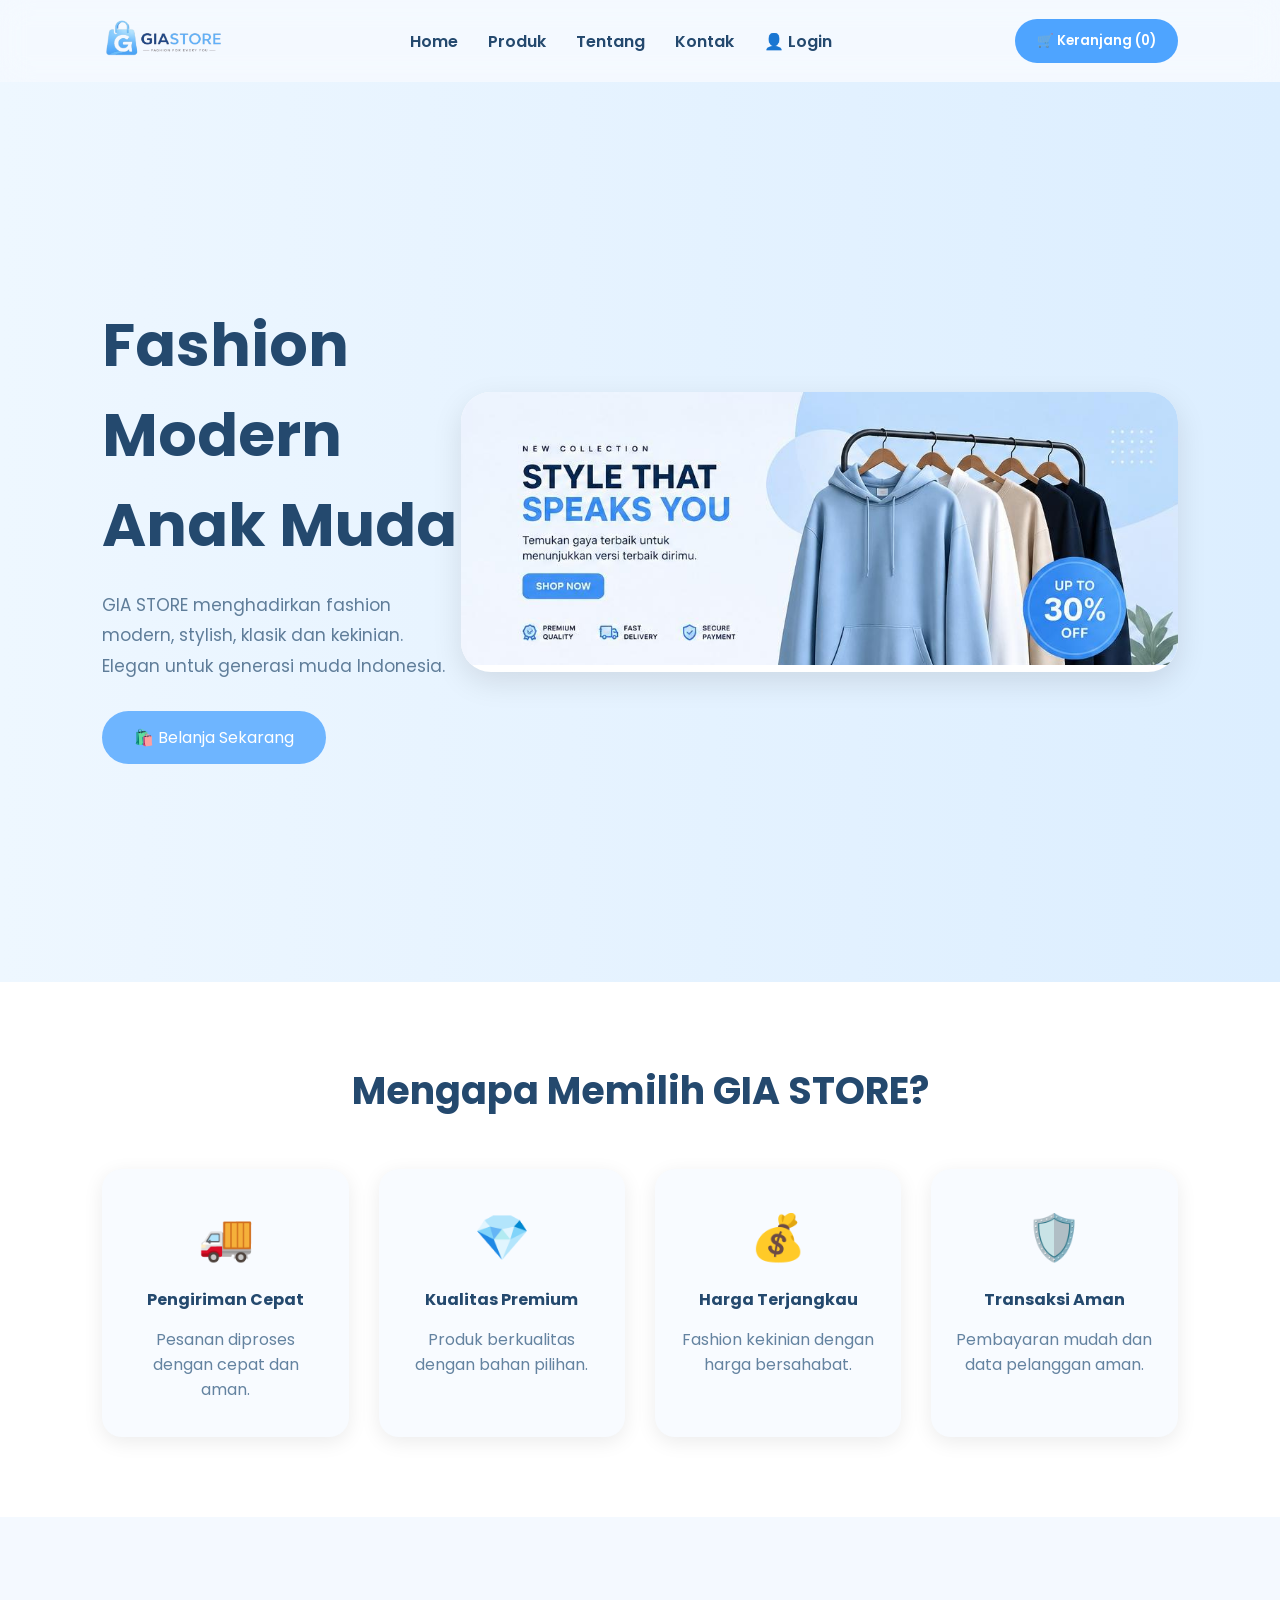
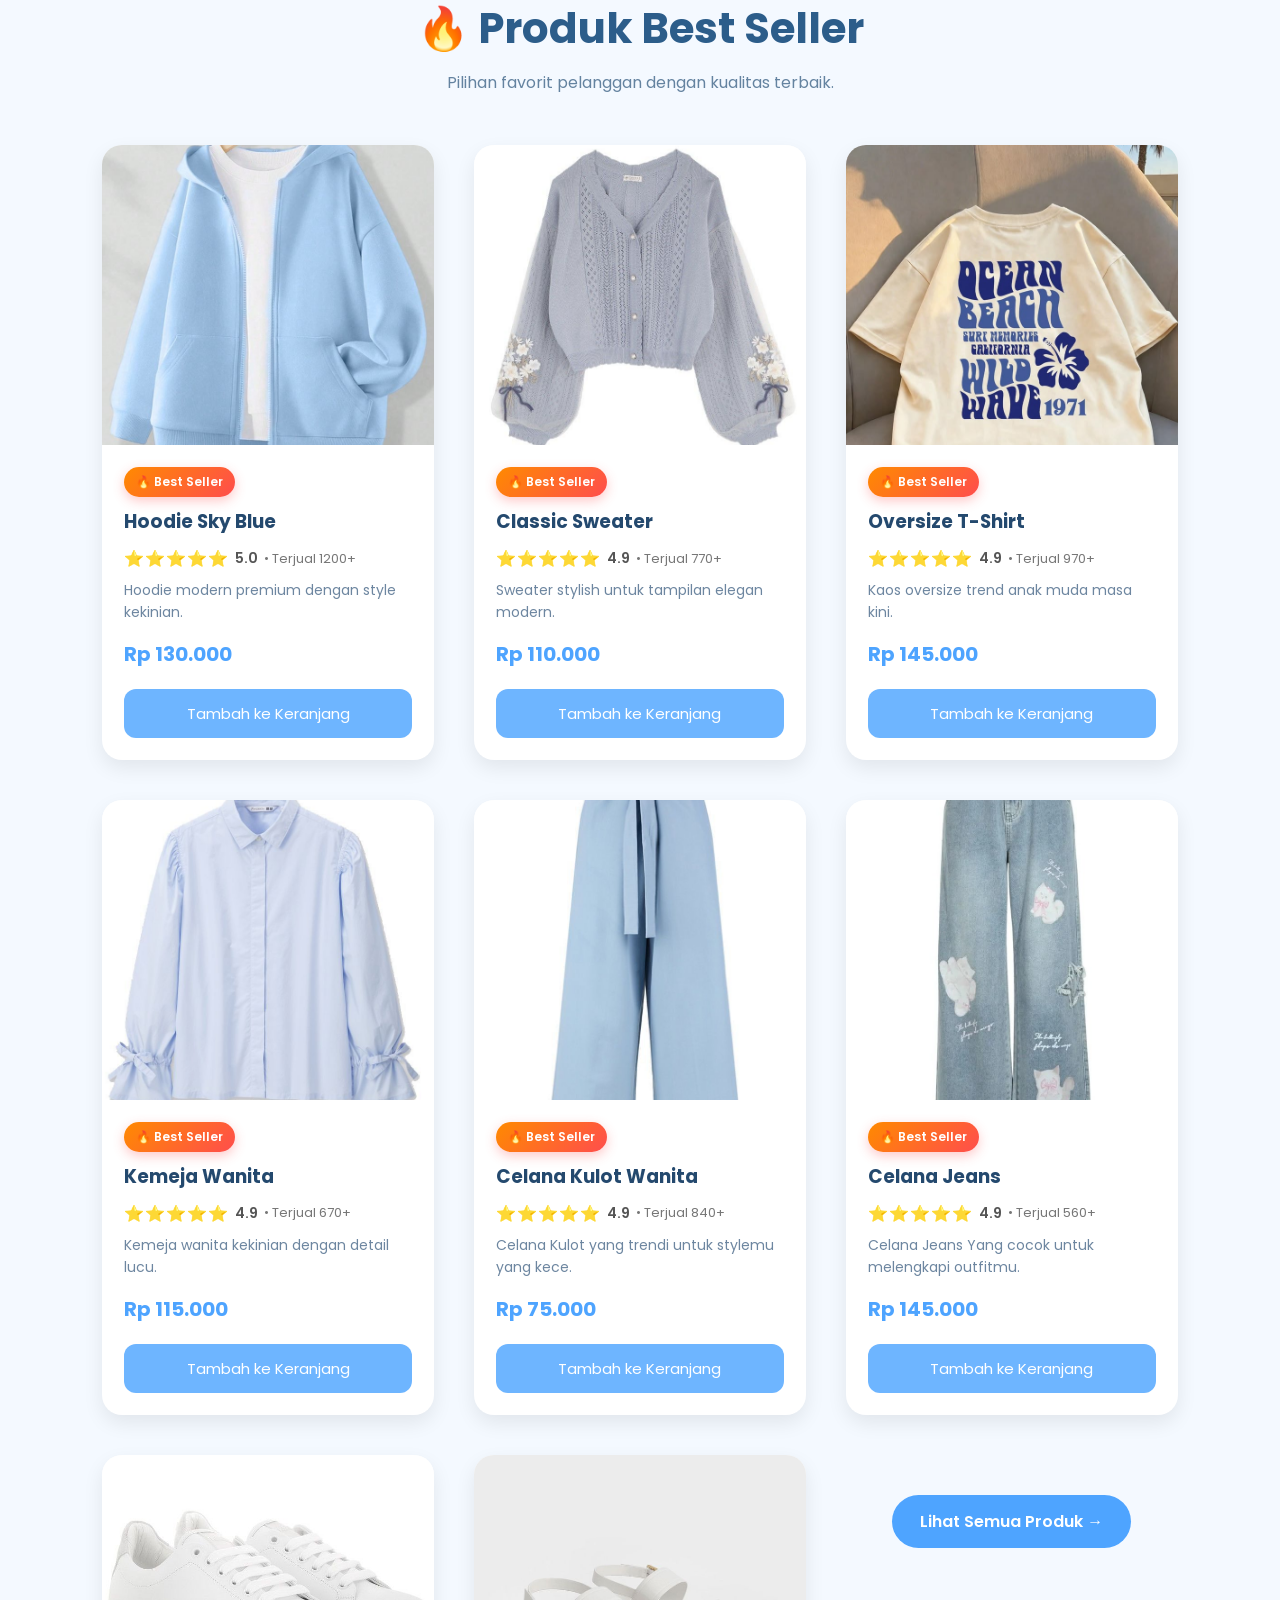
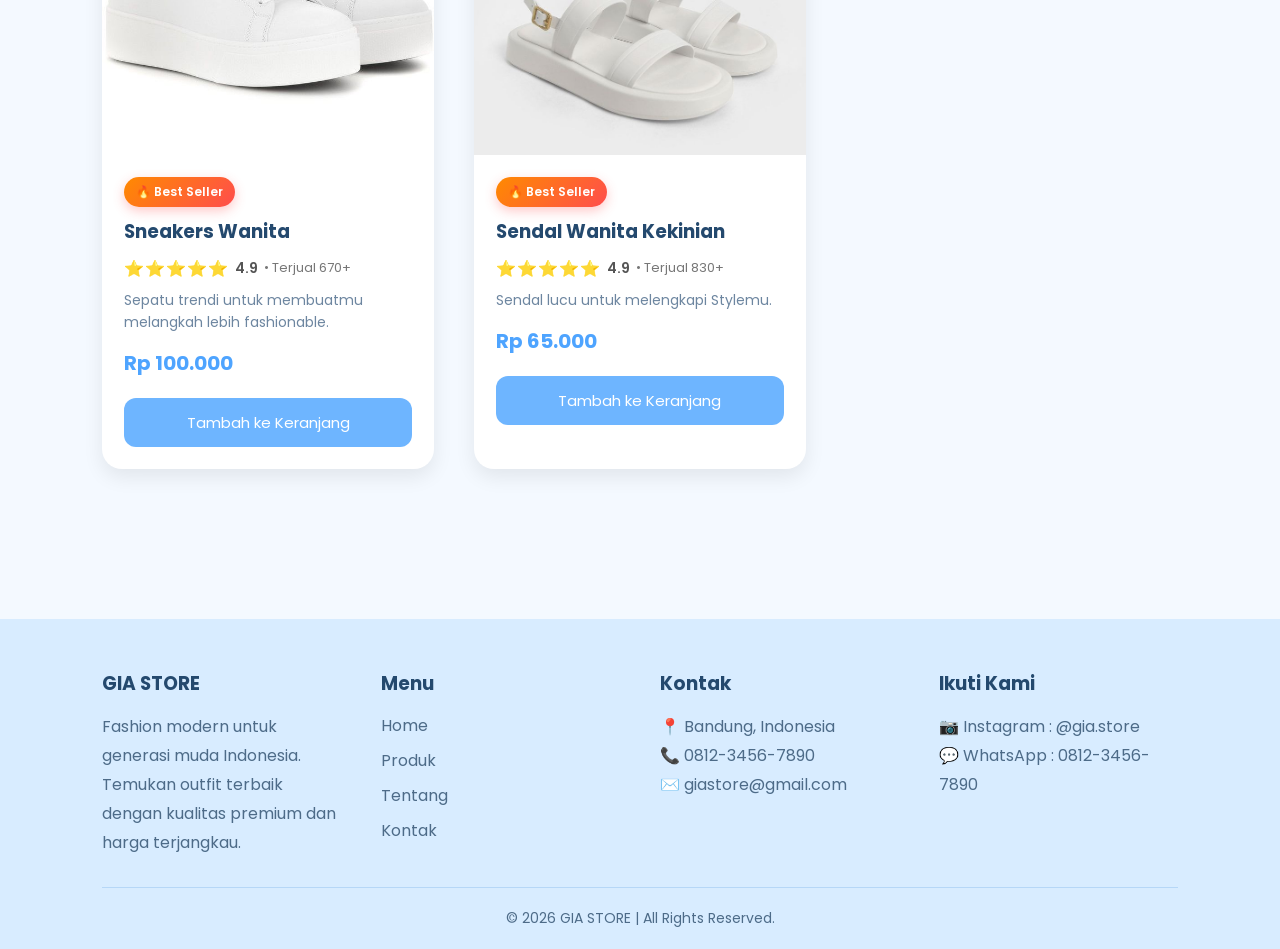
<file: index.html>
<!DOCTYPE html>
<html lang="id">
<head>
    <link rel="icon" href="logo.png">

<meta charset="UTF-8">
<meta name="viewport" content="width=device-width, initial-scale=1.0">

<title>giastore.id</title>
<link rel="stylesheet" href="css/style.css">
<link rel="stylesheet" href="css/produk.css">
</head>

<body>

    <div id="loader">

    <div class="loader-content">

        <img src="image/logo.png" alt="Logo">

        <h2>GIA STORE</h2>

        <div class="spinner"></div>

        <p>Memuat halaman...</p>

    </div>

</div>

<!-- ========================= -->
<!-- NAVBAR -->
<!-- ========================= -->

<nav class="navbar">

   <div class="logo">
      <img src="image/logo.png" alt="GIA STORE">
   </div>

   <div class="menu-toggle" onclick="toggleMenu()">
      ☰
   </div>

    <ul class="nav-links">
        <li><a href="index.html">Home</a></li>
        <li><a href="produk.html">Produk</a></li>
        <li><a href="tentang.html">Tentang</a></li>
        <li><a href="kontak.html">Kontak</a></li>
        <li id="adminMenu" style="display:none;"><a href="admin.html">👨‍💼 Admin Panel</a></li>

    <li class="user-menu">

    <button id="userBtn" class="user-btn">
        <span id="loginMenu">👤 Login</span>
    </button>

    <div class="user-dropdown" id="userDropdown">

        <a href="profile.html">👤 Profil Saya</a>
        <a href="orders.html">📦 Pesanan Saya</a>
        <a href="wishlist.html">❤️ Wishlist</a>

        <hr>

        <a href="login.html" onclick="logout()">🚪 Logout</a>

    </div>

</li>
</ul>


<button class="cart-btn" onclick="toggleCart()">
    🛒 Keranjang (<span id="jumlah">0</span>)
</button>
</nav>

<!-- ========================= -->
<!-- HOME -->
<!-- ========================= -->

<div id="cart" class="cart">

    <h2>🛒 Keranjang Belanja</h2>

    <div id="list"></div>

    <div class="total-box">

        <h3>Total : Rp <span id="total">0</span></h3>

<button class="checkout-btn" onclick="checkout()">
Bayar Sekarang
</button>

        <button class="close-cart" onclick="toggleCart()">
            Tutup
        </button>

    </div>

</div>

<section id="home">

    <!-- TEXT -->
    <div class="home-text">

        <h1>
            Fashion Modern Anak Muda
        </h1>

        <p>
            GIA STORE menghadirkan fashion modern,
            stylish, klasik dan kekinian.
            Elegan untuk generasi muda Indonesia.
        </p>

        <a href="produk.html">

            <button>
                🛍️ Belanja Sekarang
            </button>

        </a>

    </div>

    <!-- BANNER -->
    <div class="banner">

        <div class="banner-card">
    <img src="image/banner.jpeg" alt="Banner GIA STORE">
</div>

    </div>

</section>
<!-- ========================= -->
<!-- SECTION PRODUK -->
<!-- ========================= -->

<section class="features">

    <h2>Mengapa Memilih GIA STORE?</h2>

    <div class="feature-container">

        <div class="feature-card">
            <h3>🚚</h3>
            <h4>Pengiriman Cepat</h4>
            <p>Pesanan diproses dengan cepat dan aman.</p>
        </div>

        <div class="feature-card">
            <h3>💎</h3>
            <h4>Kualitas Premium</h4>
            <p>Produk berkualitas dengan bahan pilihan.</p>
        </div>

        <div class="feature-card">
            <h3>💰</h3>
            <h4>Harga Terjangkau</h4>
            <p>Fashion kekinian dengan harga bersahabat.</p>
        </div>

        <div class="feature-card">
            <h3>🛡️</h3>
            <h4>Transaksi Aman</h4>
            <p>Pembayaran mudah dan data pelanggan aman.</p>
        </div>

    </div>

</section>

<section id="produk">

    <div class="section-title">

        <h2>🔥 Produk Best Seller</h2>
        <p>Pilihan favorit pelanggan dengan kualitas terbaik.</p>

    </div>
    <div class="product-container">

        <!-- PRODUK 1 -->
        <div class="product-card"data-kategori="atasan" data-harga="130000">
            <div class="product-image">
                <img src="image/produk1.jpg" alt="Hoodie Sky Blue"></div>
                <div class="product-info">
                    <div class="badge best-seller">🔥 Best Seller</div>
                <h3>Hoodie Sky Blue</h3>
                <div class="product-rating">
                        <span class="stars">⭐⭐⭐⭐⭐</span>
                        <span class="rating-score">5.0</span>
                        <span class="sold">• Terjual 1200+</span>
                    </div>
                <p>Hoodie modern premium dengan style kekinian.</p>
                <span class="price">Rp 130.000</span>
                <button onclick="tambah('Hoodie Sky Blue',130000,'image/produk1.jpg')">Tambah ke Keranjang</button>
            </div>
        </div>

        <!-- PRODUK 2 -->
        <div class="product-card"data-kategori="atasan" data-harga="110000">
            <div class="product-image">
                <img src="image/produk2.jpg" alt="Classic Sweater"></div>
            <div class="product-info">
                <div class="badge best-seller">🔥 Best Seller</div>
                <h3>Classic Sweater</h3>
                <div class="product-rating">
                        <span class="stars">⭐⭐⭐⭐⭐</span>
                        <span class="rating-score">4.9</span>
                        <span class="sold">• Terjual 770+</span>
                    </div>
                <p>Sweater stylish untuk tampilan elegan modern.</p>
                <span class="price">Rp 110.000</span>
                <button onclick="tambah('Classic Sweater',110000,'image/produk2.jpg')">Tambah ke Keranjang</button>
            </div>
        </div>

        <!-- PRODUK 3 -->
         <div class="product-card"data-kategori="atasan" data-harga="145000">
            <div class="product-image">
                <img src="image/produk3.jpg" alt="Atasan Wanita"></div>
                <div class="product-info">
                    <div class="badge best-seller">🔥 Best Seller</div>
                <h3>Oversize T-Shirt</h3>
                <div class="product-rating">
                        <span class="stars">⭐⭐⭐⭐⭐</span>
                        <span class="rating-score">4.9</span>
                        <span class="sold">• Terjual 970+</span>
                    </div>
                <p>Kaos oversize trend anak muda masa kini.</p>
                <span class="price">Rp 145.000</span>
                <button onclick="tambah('Oversize T-Shirt',145000,'image/produk3.jpg')">Tambah ke Keranjang</button>
            </div>
        </div>

 <!-- PRODUK 4 -->
        <div class="product-card"data-kategori="atasan" data-harga="115000">
           <div class="product-image">
            <img src="image/produk4.jpg" alt="Oversize T-Shirt"></div>
            <div class="product-info">
            <div class="badge best-seller">🔥 Best Seller</div>
                <h3>Kemeja Wanita</h3>
                <div class="product-rating">
                        <span class="stars">⭐⭐⭐⭐⭐</span>
                        <span class="rating-score">4.9</span>
                        <span class="sold">• Terjual 670+</span>
                    </div>
                <p>Kemeja wanita kekinian dengan detail lucu.</p>
                <span class="price">Rp 115.000</span>
                <button onclick="tambah('Kemeja Wanita',115000,'image/produk4.jpg')">Tambah ke Keranjang</button>

            </div>
        </div>

        <!-- PRODUK 5 -->
        <div class="product-card"data-kategori="bawahan" data-harga="75000">
            <div class="product-image">
                <img src="image/produk5.jpg" alt="Hoodie Sky Blue"></div>
                <div class="product-info">
                    <div class="badge best-seller">🔥 Best Seller</div>
                <h3>Celana Kulot Wanita</h3>
                <div class="product-rating">
                        <span class="stars">⭐⭐⭐⭐⭐</span>
                        <span class="rating-score">4.9</span>
                        <span class="sold">• Terjual 840+</span>
                    </div>
                <p>Celana Kulot yang trendi untuk stylemu yang kece.</p>
                <span class="price">Rp 75.000</span>
               <button onclick="tambah('Celana Kulot Wanita',75000,'image/produk5.jpg')">Tambah ke Keranjang</button>
            </div>
        </div>

         <!-- PRODUK 6 -->
        <div class="product-card"data-kategori="bawahan" data-harga="145000">
            <div class="product-image">
                <img src="image/produk6.jpg" alt="Classic Sweater"></div>
                <div class="product-info">
                <div class="badge best-seller">🔥 Best Seller</div>
                <h3>Celana Jeans</h3>
                <div class="product-rating">
                        <span class="stars">⭐⭐⭐⭐⭐</span>
                        <span class="rating-score">4.9</span>
                        <span class="sold">• Terjual 560+</span>
                    </div>
                <p>Celana Jeans Yang cocok untuk melengkapi outfitmu.</p>
                <span class="price">Rp 145.000</span>
                <button onclick="tambah('Celana Jeans',145000,'image/produk6.jpg')">Tambah ke Keranjang</button>
            </div>
        </div>

       <!-- PRODUK 7 -->
        <div class="product-card"data-kategori="sepatu" data-harga="100000">
           <div class="product-image">
            <img src="image/produk7.jpg" alt="Oversize T-Shirt"></div>
            <div class="product-info">
                <div class="badge best-seller">🔥 Best Seller</div>
                <h3>Sneakers Wanita</h3>
                <div class="product-rating">
                        <span class="stars">⭐⭐⭐⭐⭐</span>
                        <span class="rating-score">4.9</span>
                        <span class="sold">• Terjual 670+</span>
                    </div>
                <p>Sepatu trendi untuk membuatmu melangkah lebih fashionable.</p>
                <span class="price">Rp 100.000</span>
                <button onclick="tambah('Sneaker Wanita',100000,'image/produk7.jpg')">Tambah ke Keranjang</button>
            </div>
        </div>

 <!-- PRODUK 8 -->
        <div class="product-card"data-kategori="sepatu" data-harga="65000">
           <div class="product-image">
            <img src="image/produk8.jpg" alt="Oversize T-Shirt"></div>
            <div class="product-info">
                <div class="badge best-seller">🔥 Best Seller</div>
                <h3>Sendal Wanita Kekinian</h3>
                <div class="product-rating">
                        <span class="stars">⭐⭐⭐⭐⭐</span>
                        <span class="rating-score">4.9</span>
                        <span class="sold">• Terjual 830+</span>
                    </div>
                <p>Sendal lucu untuk melengkapi Stylemu.</p>
                <span class="price">Rp 65.000</span>
                <button onclick="tambah('Sendal Wanita Kekinian',65000,'image/produk8.jpg')">Tambah ke Keranjang</button>
            </div>
        </div>

              <div class="lihat-semua">
                <a href="produk.html" class="btn-lihat">
                Lihat Semua Produk →
                </a>

        </div>

    </div>


</section>
<footer>

<div class="footer-container">

<div class="footer-box">

<h3>GIA STORE</h3>

<p>
Fashion modern untuk generasi muda Indonesia.
Temukan outfit terbaik dengan kualitas premium dan harga terjangkau.
</p>

</div>

<div class="footer-box">

<h3>Menu</h3>

<a href="index.html">Home</a>
<a href="produk.html">Produk</a>
<a href="tentang.html">Tentang</a>
<a href="kontak.html">Kontak</a>

</div>

<div class="footer-box">

<h3>Kontak</h3>

<p>📍 Bandung, Indonesia</p>

<p>📞 0812-3456-7890</p>

<p>✉️ giastore@gmail.com</p>

</div>

<div class="footer-box">

<h3>Ikuti Kami</h3>

<p>📷 Instagram : @gia.store</p>

<p>💬 WhatsApp : 0812-3456-7890</p>

</div>

</div>

<hr>

<p class="copyright">

© 2026 GIA STORE | All Rights Reserved.

</p>

</footer>
<script src="js/main.js"></script>
<script src="js/login.js"></script>
</body>
</html>
</file>
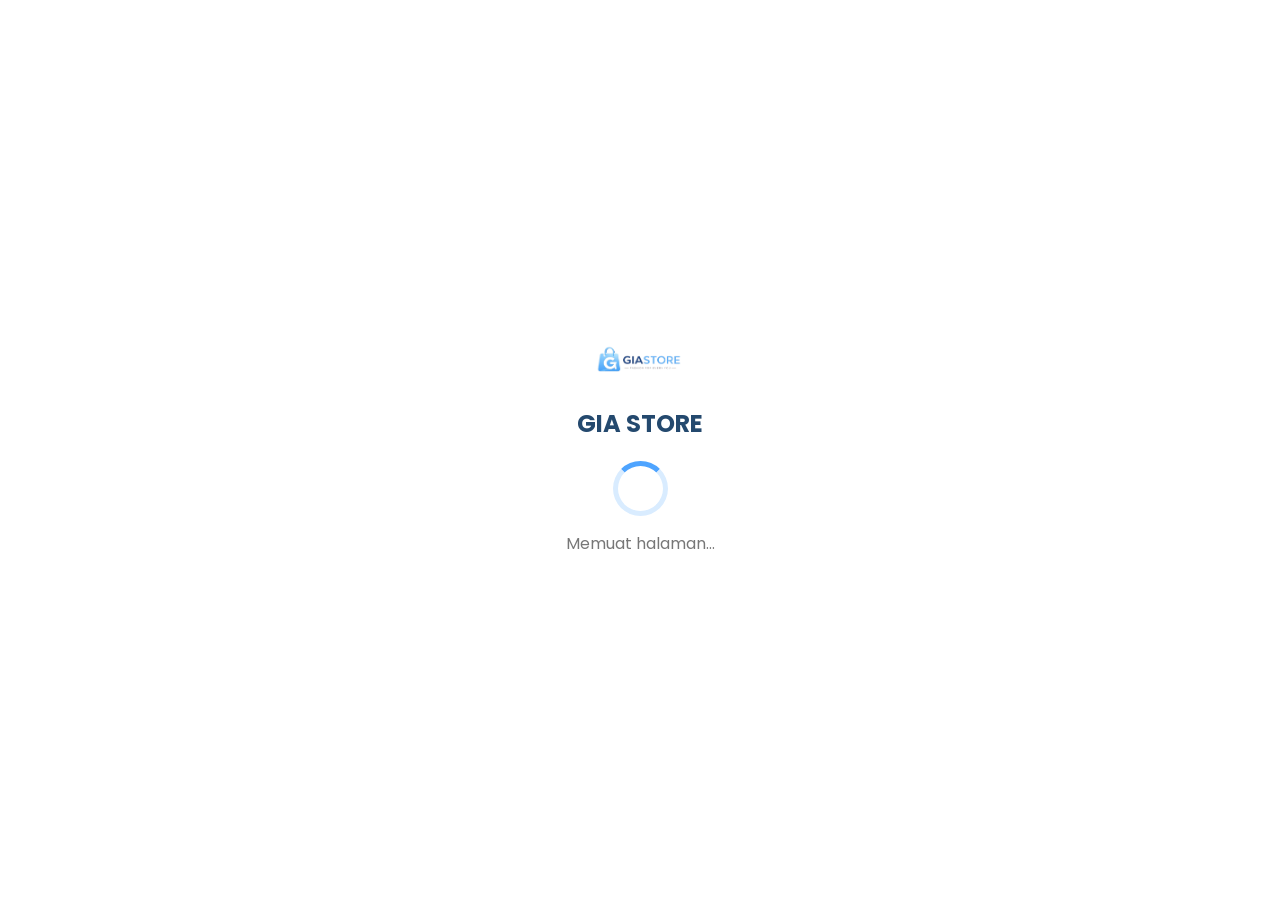
<file: admin.html>
<!DOCTYPE html>
<html lang="id">
<head>
<meta charset="UTF-8">
<meta name="viewport" content="width=device-width, initial-scale=1.0">

<title>Dashboard Admin | GIA STORE</title>

<link rel="stylesheet" href="css/style.css">
<link rel="stylesheet" href="css/admin.css">

</head>
<body>

    <div id="loader">

    <div class="loader-content">

        <img src="image/logo.png" alt="Logo">

        <h2>GIA STORE</h2>

        <div class="spinner"></div>

        <p>Memuat halaman...</p>

    </div>

</div>

<div class="dashboard">

    <aside class="sidebar">

        <img src="image/logo.png" alt="Logo">

        <h2>GIA STORE</h2>

   <ul>
    <li class="active" onclick="showPage('dashboard')">🏠 Dashboard</li>
    <li onclick="showPage('produk')">📦 Produk</li>
    <li onclick="showPage('pesanan')">🛒 Pesanan</li>
    <li onclick="showPage('pembeli')">👥 Pembeli</li>
    <li onclick="showPage('laporan')">📊 Laporan</li>
    <li onclick="showPage('pengaturan')">⚙ Pengaturan</li>
    <li onclick="logout()">🚪 Logout</li>
</ul>
    </aside>

    <main class="content">

    <section id="dashboardPage">

        <h2 id="judulDashboard"> Dashboard</h2>
        <p id="tanggalHari"></p>
        <div class="dashboard-cards">

    <div class="card">
        <h3>📦 Produk</h3>
        <span id="jumlahProduk">0</span>
    </div>

    <div class="card">
        <h3>👥 Pembeli</h3>
        <span id="jumlahPembeli">0</span>
    </div>

    <div class="card">
        <h3>🛒 Pesanan</h3>
        <span id="jumlahPesanan">0</span>
    </div>

    <div class="card">
        <h3>💰 Pendapatan</h3>
        <span id="pendapatan">Rp0</span>
    </div>

</div>
        <div class="quick-action">

    <button onclick="bukaModal()">
    ➕ Tambah Produk
</button>

    <button onclick="showPage('pesanan')">
        📦 Lihat Pesanan
    </button>

</div>

    </section>

    <section id="produkPage" style="display:none;">

    <table>

        <thead>

            <tr>

                <th>Gambar</th>
                <th>Nama</th>
                <th>Harga</th>
                <th>Aksi</th>

            </tr>

        </thead>

        <tbody id="produkTable">

        </tbody>

    </table>

</section>

</main>

<div class="modal" id="modalProduk">
    <img id="previewGambar" width="120" style="display:none;margin:10px auto;">

    <div class="modal-content">

        <h2>Tambah Produk</h2>

        <input type="text" id="namaProduk" placeholder="Nama Produk">

        <input type="number" id="hargaProduk" placeholder="Harga">

        <select id="kategoriProduk">
            <option value="Atasan">Atasan</option>
            <option value="Bawahan">Bawahan</option>
            <option value="Sepatu & Sandal">Sepatu & Sandal</option>
        </select>

        <input type="file" id="gambarProduk" accept="image/*">

        <button onclick="simpanProduk()">Simpan Produk</button>
        <button type="button" class="batal" onclick="tutupModal()">Batal</button>
    </div>

</div>


<script src="js/main.js"></script>
<script src="js/admin.js"></script>

</body>
</html>
</file>
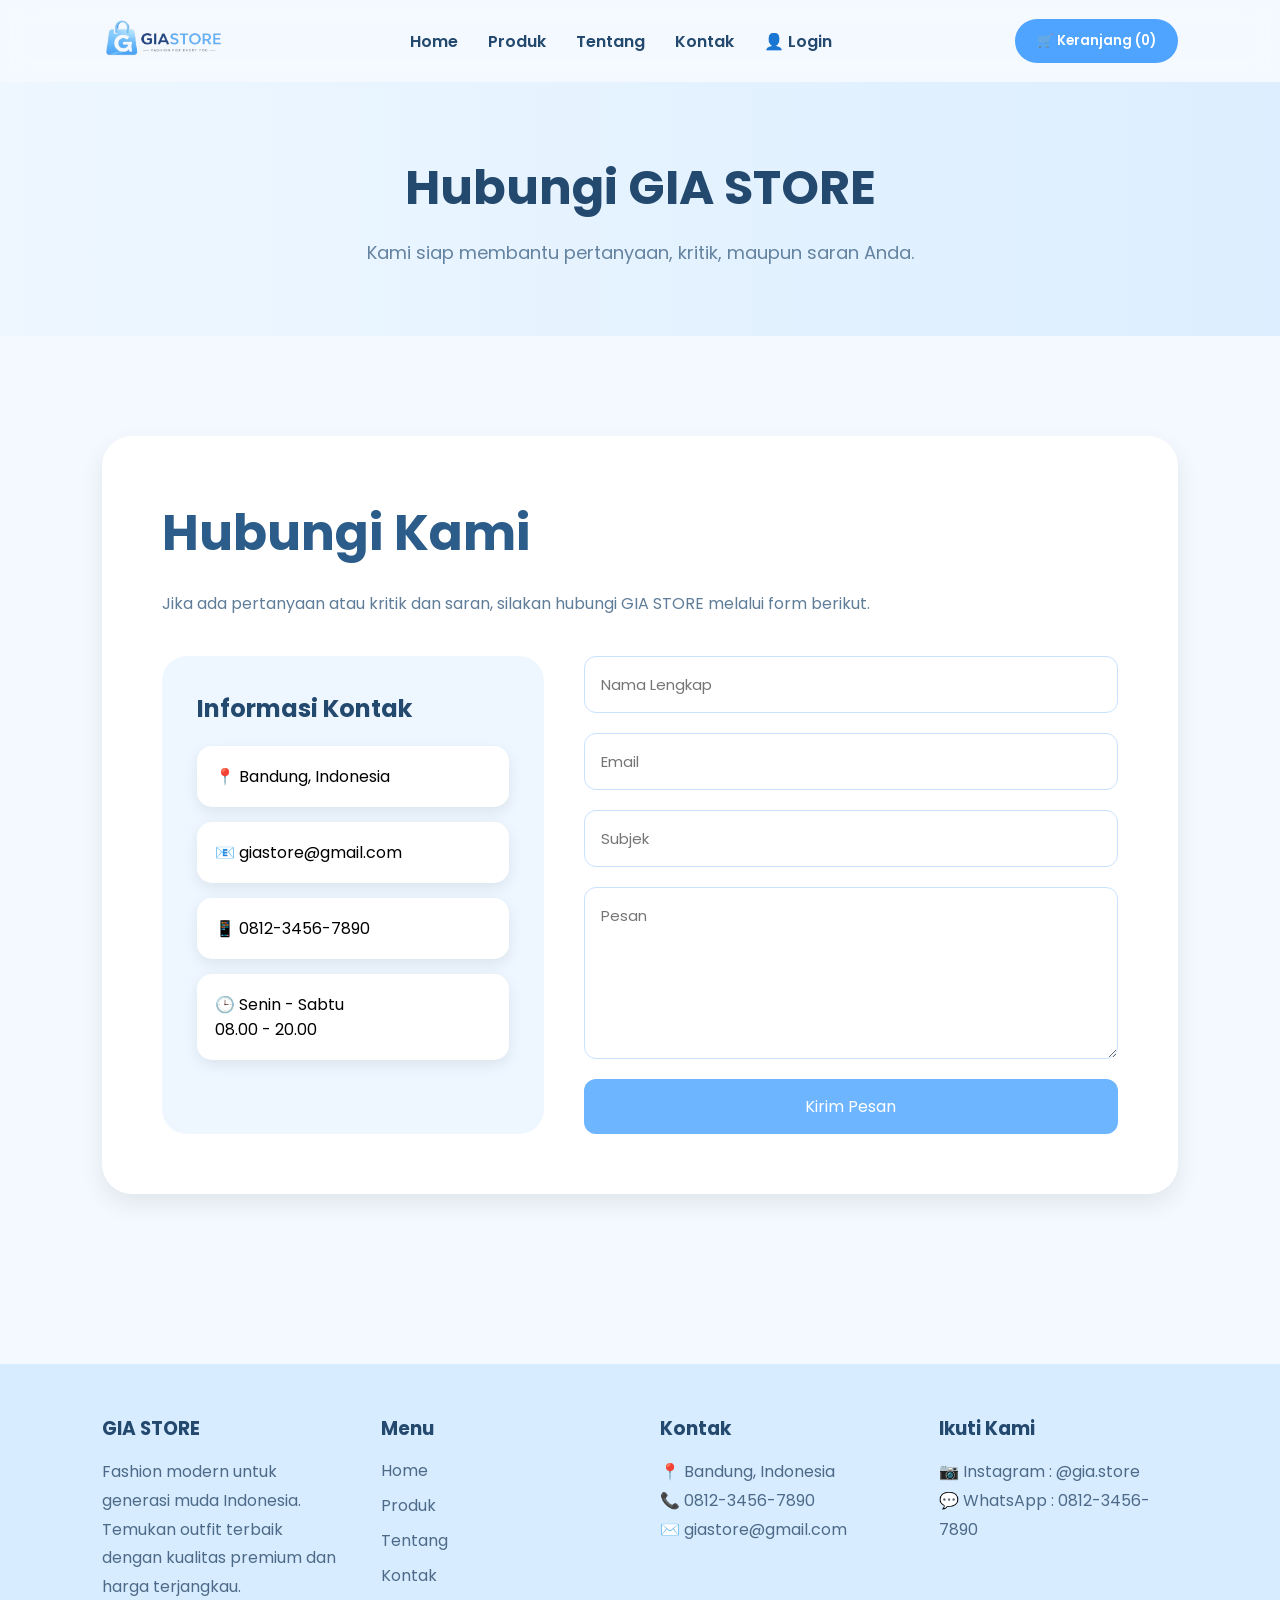
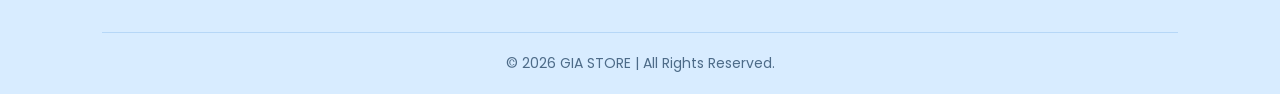
<file: kontak.html>
<!DOCTYPE html>
<html lang="id">
<head>

<meta charset="UTF-8">
<title>Kontak - GIA STORE</title>

<link rel="stylesheet" href="css/style.css">
<link rel="stylesheet" href="css/kontak.css">

</head>
<body>

<!-- ========================= -->
<!-- NAVBAR -->
<!-- ========================= -->

<nav class="navbar">

   <div class="logo">
      <img src="image/logo.png" alt="GIA STORE">
   </div>

   <div class="menu-toggle" onclick="toggleMenu()">
      ☰
   </div>

    <ul class="nav-links">
        <li><a href="index.html">Home</a></li>
        <li><a href="produk.html">Produk</a></li>
        <li><a href="tentang.html">Tentang</a></li>
        <li><a href="kontak.html">Kontak</a></li>
        <li id="adminMenu" style="display:none;"><a href="admin.html">👨‍💼 Admin Panel</a></li>
        <li id="adminMenu" style="display:none;"><a href="admin.html">👨‍💼 Admin Panel</a></li>
    <li class="user-menu">

    <button id="userBtn" class="user-btn">
        <span id="loginMenu">👤 Login</span>
    </button>

    <div class="user-dropdown" id="userDropdown">

        <a href="profile.html">👤 Profil Saya</a>
        <a href="orders.html">📦 Pesanan Saya</a>
        <a href="wishlist.html">❤️ Wishlist</a>

        <hr>

        <a href="login.html" onclick="logout()">🚪 Logout</a>

    </div>

</li>
</ul>

<button class="cart-btn" onclick="toggleCart()">
    🛒 Keranjang (<span id="jumlah">0</span>)
</button>
</nav>

<section class="hero-contact">

    <h1>Hubungi GIA STORE</h1>

    <p>
        Kami siap membantu pertanyaan, kritik, maupun saran Anda.
    </p>

</section>

<div id="cart" class="cart">

    <h2>🛒 Keranjang Belanja</h2>

    <div id="list"></div>

    <div class="total-box">

        <h3>Total : Rp <span id="total">0</span></h3>

<button class="checkout-btn" onclick="checkout()">
Bayar Sekarang
</button>

        <button class="close-cart" onclick="toggleCart()">
            Tutup
        </button>

    </div>

</div>


<!-- KONTAK -->
<section id="kontak">

    <div class="contact-container">

        <h1>Hubungi Kami</h1>

        <p>
            Jika ada pertanyaan atau kritik dan saran,
            silakan hubungi GIA STORE melalui form berikut.
        </p>

        <div class="contact-wrapper">
            <div class="contact-info">

    <h2>Informasi Kontak</h2>

    <div class="info-item">
        📍 Bandung, Indonesia
    </div>

    <div class="info-item">
        📧 giastore@gmail.com
    </div>

    <div class="info-item">
        📱 0812-3456-7890
    </div>

    <div class="info-item">
        🕒 Senin - Sabtu
        <br>
        08.00 - 20.00
    </div>

</div>
    <form class="contact-form"id="contactForm">
            <input type="text" placeholder="Nama Lengkap">
            <input type="email" placeholder="Email">
            <input type="text" placeholder="Subjek">
            <textarea rows="6" placeholder="Pesan"></textarea>
            <button type="submit">
                Kirim Pesan
            </button>

        </form>
</div>
    </div>
</section>

    <script src="js/main.js"></script>
    <script src="js/produk.js"></script>

<footer>

<div class="footer-container">

<div class="footer-box">

<h3>GIA STORE</h3>

<p>
Fashion modern untuk generasi muda Indonesia.
Temukan outfit terbaik dengan kualitas premium dan harga terjangkau.
</p>

</div>

<div class="footer-box">

<h3>Menu</h3>

<a href="index.html">Home</a>
<a href="produk.html">Produk</a>
<a href="tentang.html">Tentang</a>
<a href="kontak.html">Kontak</a>

</div>

<div class="footer-box">

<h3>Kontak</h3>

<p>📍 Bandung, Indonesia</p>

<p>📞 0812-3456-7890</p>

<p>✉️ giastore@gmail.com</p>

</div>

<div class="footer-box">

<h3>Ikuti Kami</h3>

<p>📷 Instagram : @gia.store</p>

<p>💬 WhatsApp : 0812-3456-7890</p>

</div>

</div>

<hr>

<p class="copyright">

© 2026 GIA STORE | All Rights Reserved.

</p>

</footer>
<script src="js/main.js"></script>
<script src="js/kontak.js"></script>
</body>
</html>
</file>
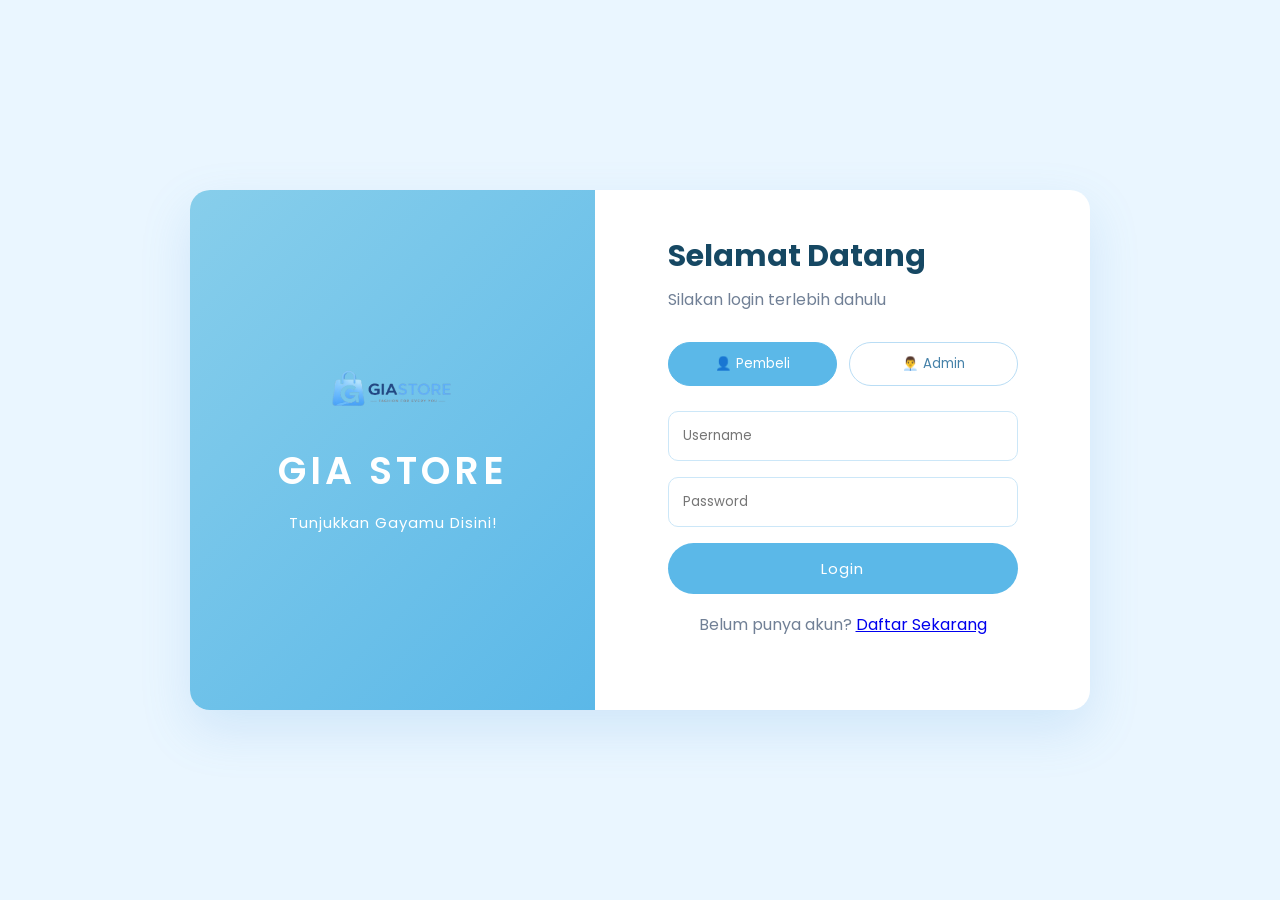
<file: login.html>
<!DOCTYPE html>
<html lang="id">
<head>
    <meta charset="UTF-8">
    <meta name="viewport" content="width=device-width, initial-scale=1.0">
    <title>Login | GIA STORE</title>

    <link rel="stylesheet" href="css/style.css">
    <link rel="stylesheet" href="css/login.css">
</head>
<body>


    <div class="login-container">

        <div class="login-left">
            <img src="image/logo.png" alt="Logo GIA STORE">
            <h1>GIA STORE</h1>
            <p>Tunjukkan Gayamu Disini!</p>
        </div>

        <div class="login-right">

            <div class="login-box">

                <h2>Selamat Datang</h2>
                <p>Silakan login terlebih dahulu</p>

                <div class="role-box">
                    <button class="role-btn active" onclick="pilihRole('pembeli',this)">
                        👤 Pembeli
                    </button>

                    <button class="role-btn" onclick="pilihRole('admin',this)">
                        👨‍💼 Admin
                    </button>
                </div>

                <input type="text" id="username" placeholder="Username">

                <input type="password" id="password" placeholder="Password">

                <button class="login-btn" onclick="login()">
                    Login
                </button>


                <p style="text-align:center;margin-top:18px;">
    Belum punya akun?
    <a href="register.html">Daftar Sekarang</a>
</p>

            </div>

        </div>

    </div>

<script src="js/login.js"></script>
<script src="js/main.js"></script>

</body>
</html>
</file>
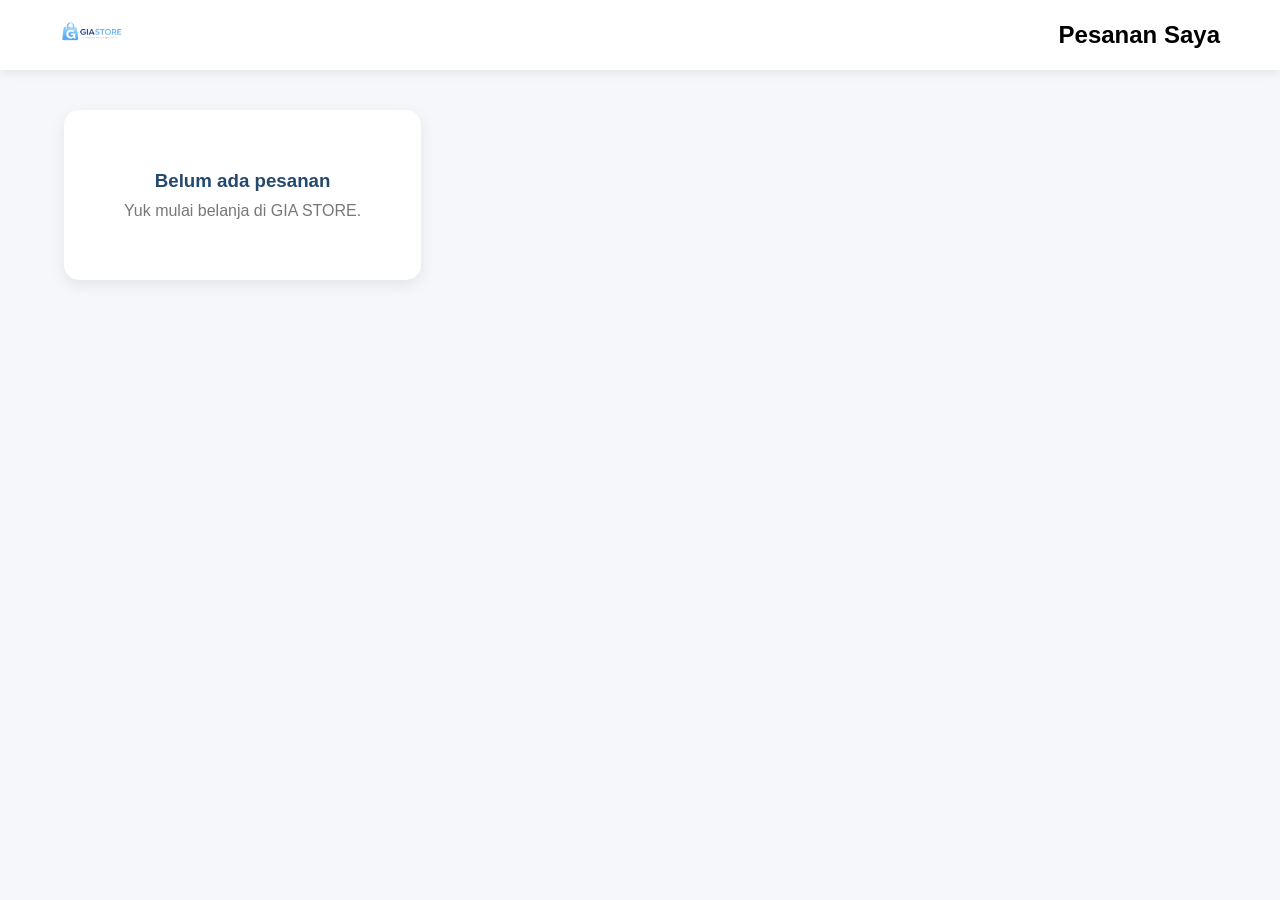
<file: orders.html>
<!DOCTYPE html>
<html lang="id">
<head>

<meta charset="UTF-8">

<title>Pesanan Saya</title>

<link rel="stylesheet" href="css/profile.css">
<link rel="stylesheet" href="css/orders.css">

</head>

<body>

<header>

<a href="index.html" class="logo">

<img src="image/logo.png">

</a>

<h2>Pesanan Saya</h2>

</header>

<div class="container">

<div id="listPesanan">

</div>

</div>

<script src="js/orders.js"></script>

</body>
</html>
</file>
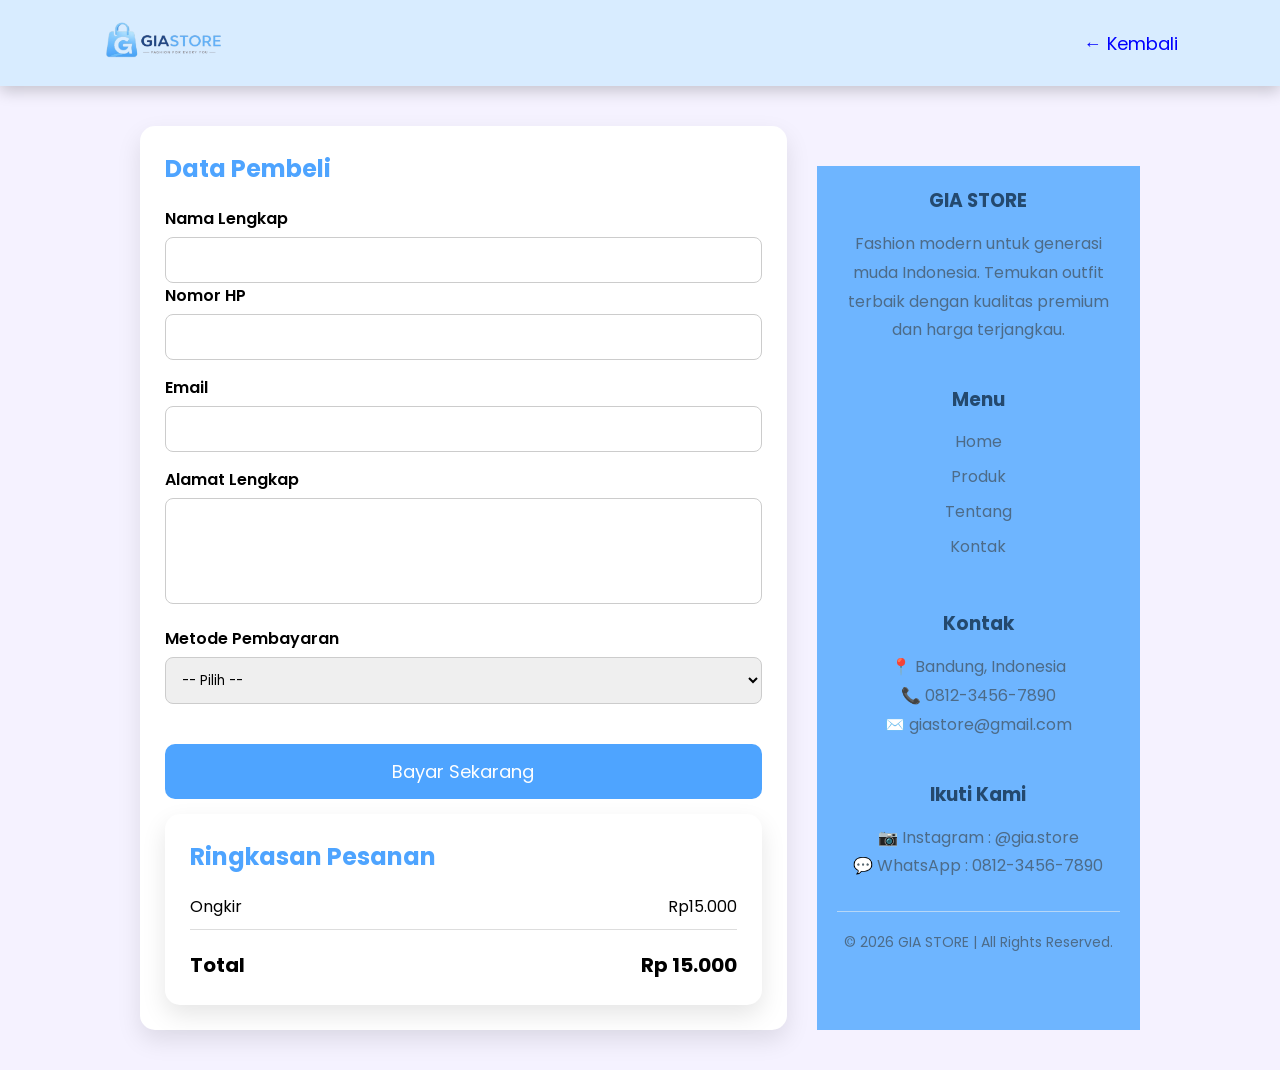
<file: payment.html>
<!DOCTYPE html>
<html lang="id">
<head>
<meta charset="UTF-8">
<meta name="viewport" content="width=device-width, initial-scale=1.0">
<title>Pembayaran | GIA STORE</title>
<link rel="stylesheet" href="css/style.css">
<link rel="stylesheet" href="css/payment.css">
</head>

<body>

<header>

<div class="logo">
<img src="image/logo.png" alt="GIA STORE">
</div>
<a href="index.html">← Kembali</a>

</header>

<div class="container">

<!-- FORM -->

<div class="card">

<h2>Data Pembeli</h2>

<form id="paymentForm">

<div class="input-group">
<label>Nama Lengkap</label>
<input type="text" id="nama" required>

<div class="input-group">
<label>Nomor HP</label>
<input type="tel" id="hp" required>
</div>

<div class="input-group">
<label>Email</label>
<input type="email" id="email" required>
</div>

<div class="input-group">
<label>Alamat Lengkap</label>
<textarea id="alamat" rows="4" required></textarea>
</div>

<div class="input-group">
<label>Metode Pembayaran</label>

<select id="metode" required>

<option value="">-- Pilih --</option>

<option>Transfer Bank</option>

<option>DANA</option>

<option>OVO</option>

<option>GoPay</option>

<option>COD (Bayar di Tempat)</option>

</select>

</div>

<button type="submit">
Bayar Sekarang
</button>

</form>

</div>

<!-- RINGKASAN -->

<div class="card">

<h2>Ringkasan Pesanan</h2>

<div class="product">
<span>Oversize T-Shirt</span>
<span>Rp120.000</span>
</div>

<div class="product">
<span>Jumlah</span>
<span>1</span>
</div>

<div class="product">
<span>Ongkir</span>
<span>Rp15.000</span>
</div>

<div class="total">
<span>Total</span>
<span>Rp135.000</span>
</div>

</div>

</div>

<div id="loading">

    <div class="verify-box">

        <div class="loader"></div>

        <h2>Memverifikasi Pesanan...</h2>

        <p>Mohon tunggu sebentar</p>

        <div class="progress">

            <div class="progress-bar"></div>

        </div>

    </div>

</div>

<footer>

<div class="footer-container">

<div class="footer-box">

<h3>GIA STORE</h3>

<p>
Fashion modern untuk generasi muda Indonesia.
Temukan outfit terbaik dengan kualitas premium dan harga terjangkau.
</p>

</div>

<div class="footer-box">

<h3>Menu</h3>

<a href="index.html">Home</a>
<a href="produk.html">Produk</a>
<a href="tentang.html">Tentang</a>
<a href="kontak.html">Kontak</a>

</div>

<div class="footer-box">

<h3>Kontak</h3>

<p>📍 Bandung, Indonesia</p>

<p>📞 0812-3456-7890</p>

<p>✉️ giastore@gmail.com</p>

</div>

<div class="footer-box">

<h3>Ikuti Kami</h3>

<p>📷 Instagram : @gia.store</p>

<p>💬 WhatsApp : 0812-3456-7890</p>

</div>

</div>

<hr>

<p class="copyright">

© 2026 GIA STORE | All Rights Reserved.

</p>

</footer>

<script src="js/payment.js"></script>

</body>
</html>
</file>
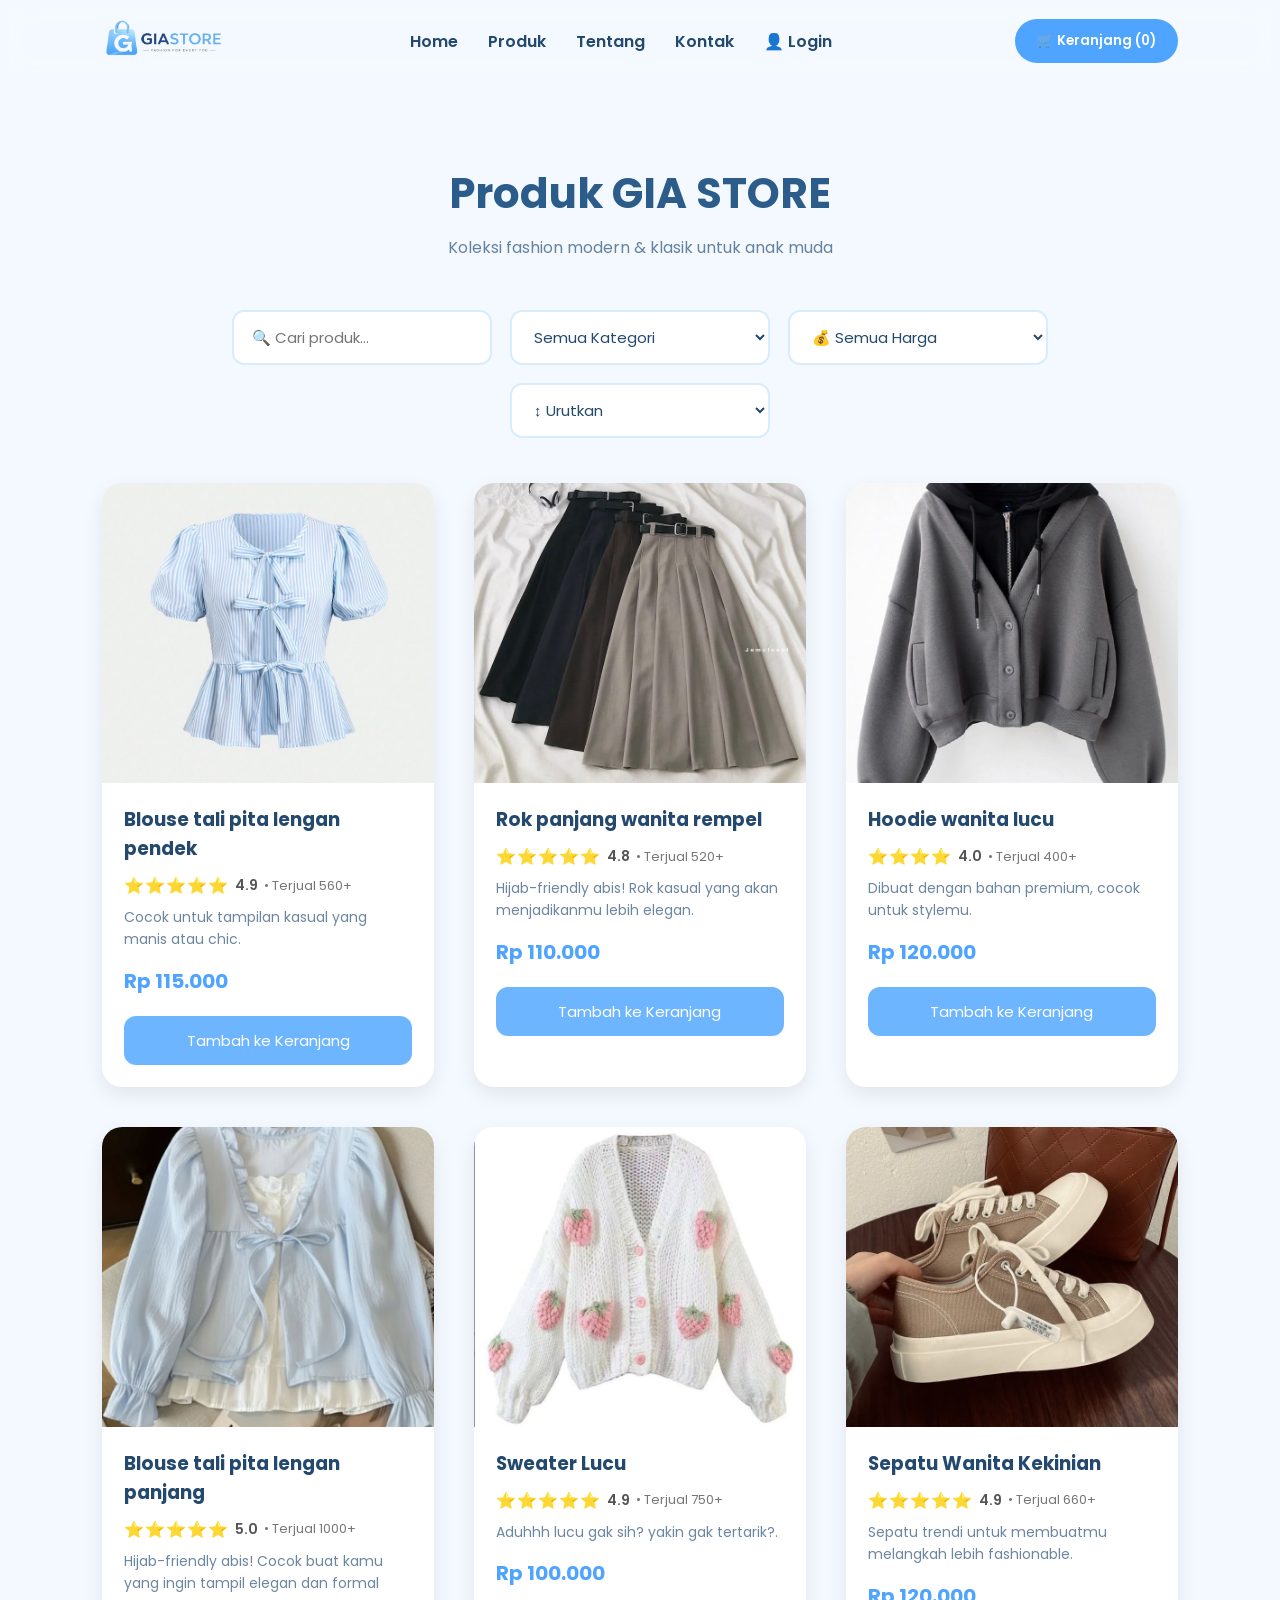
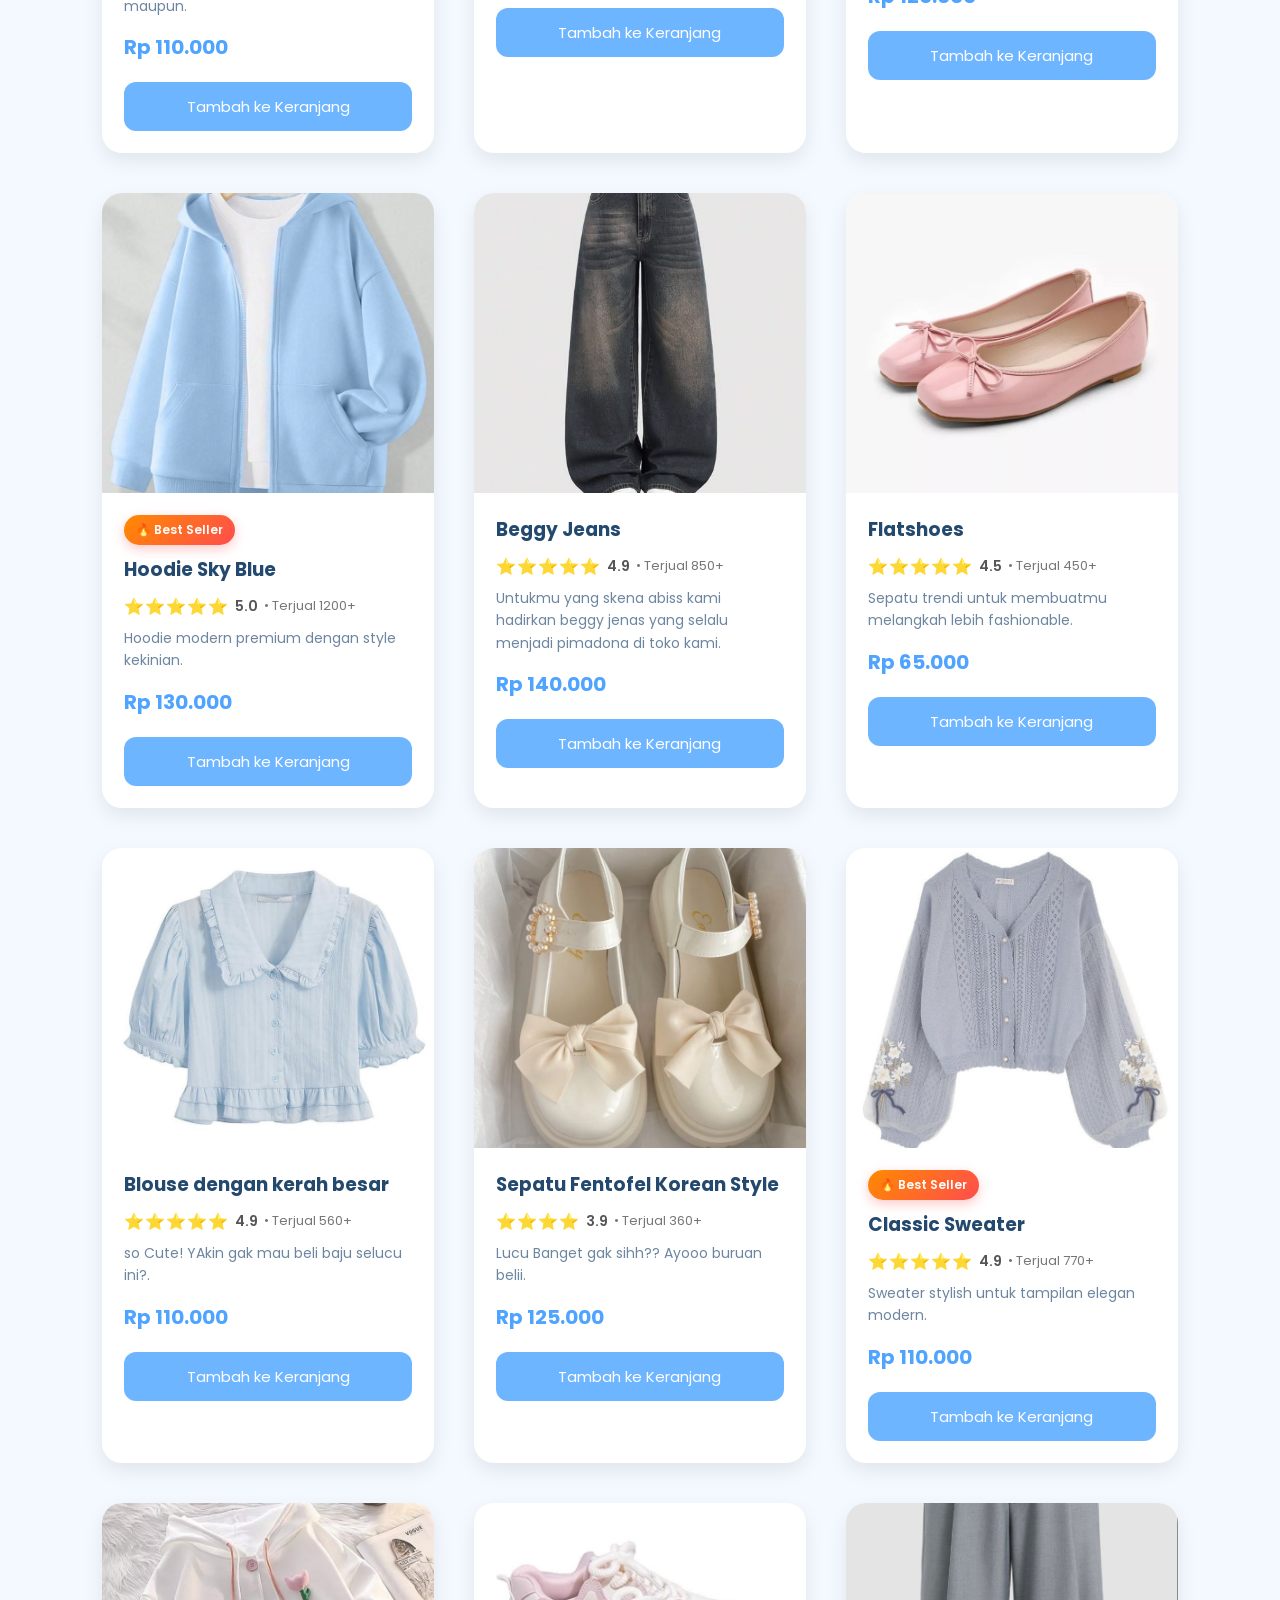
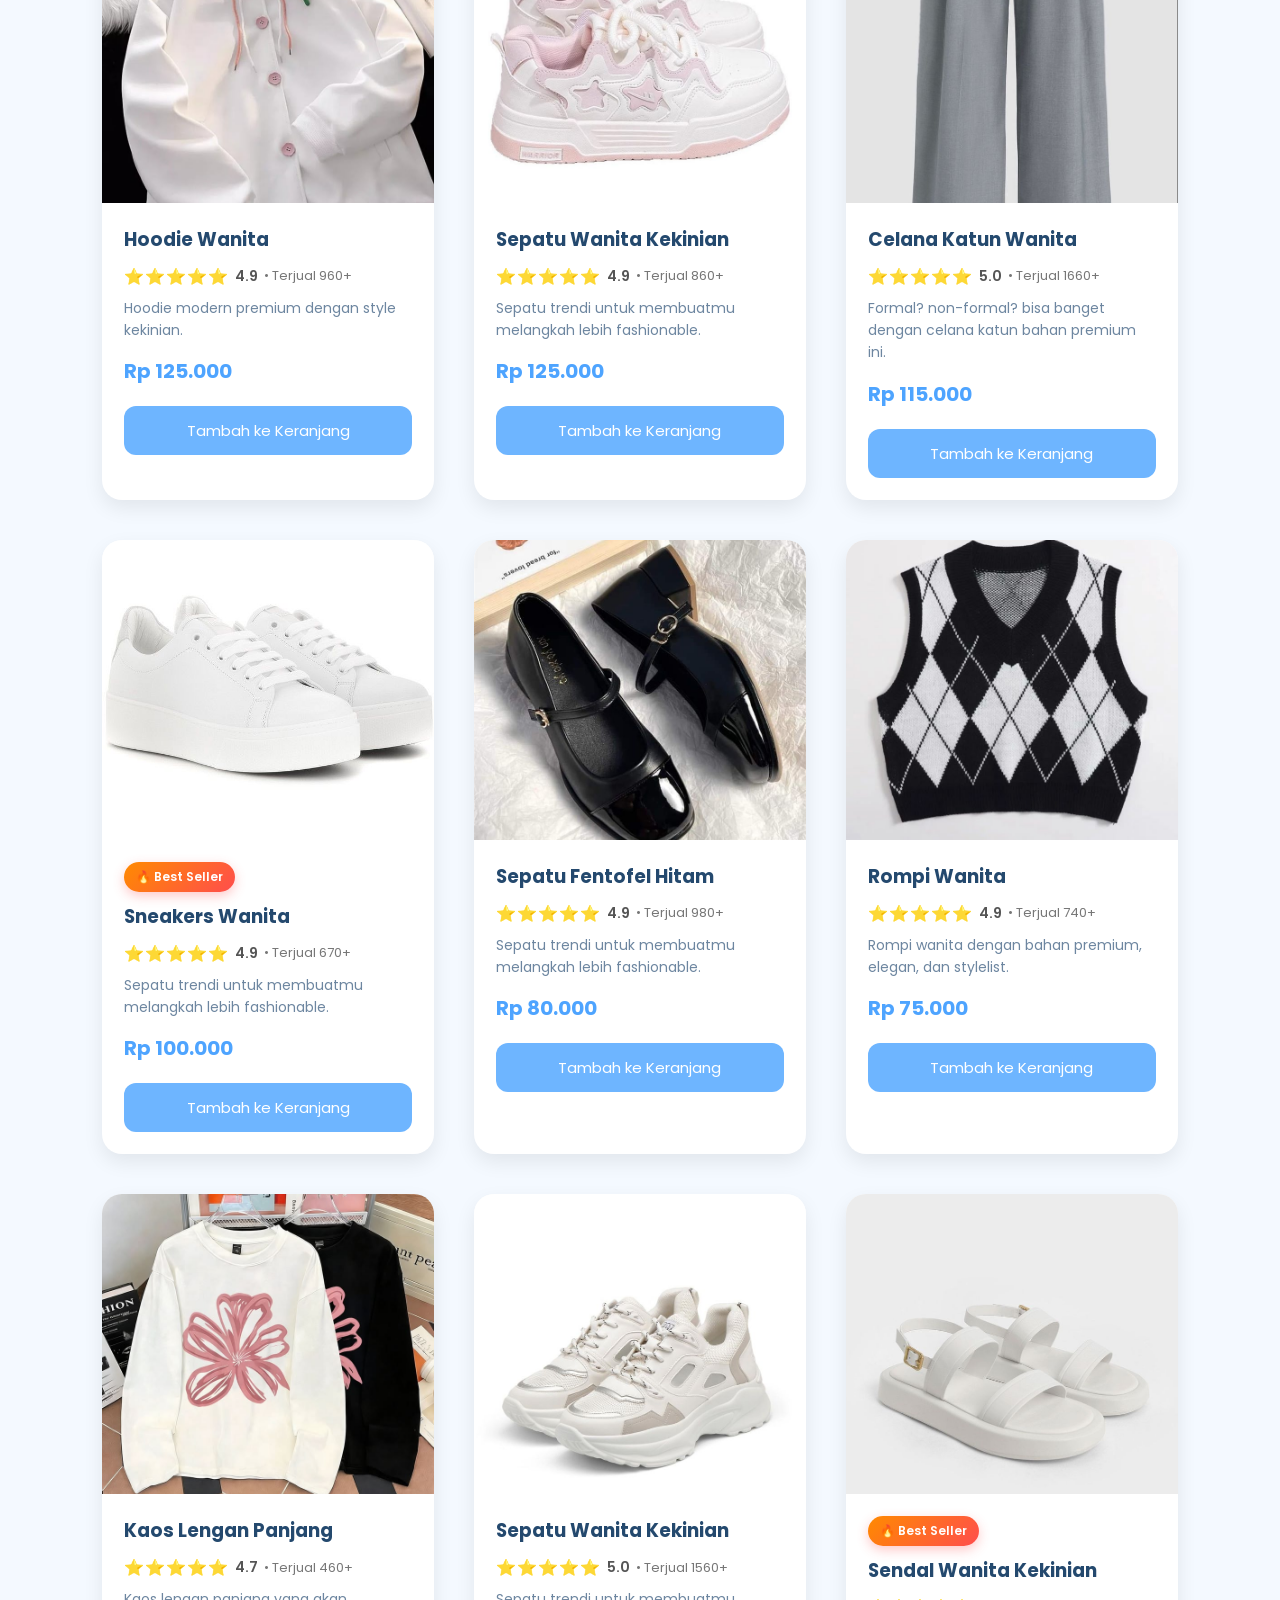
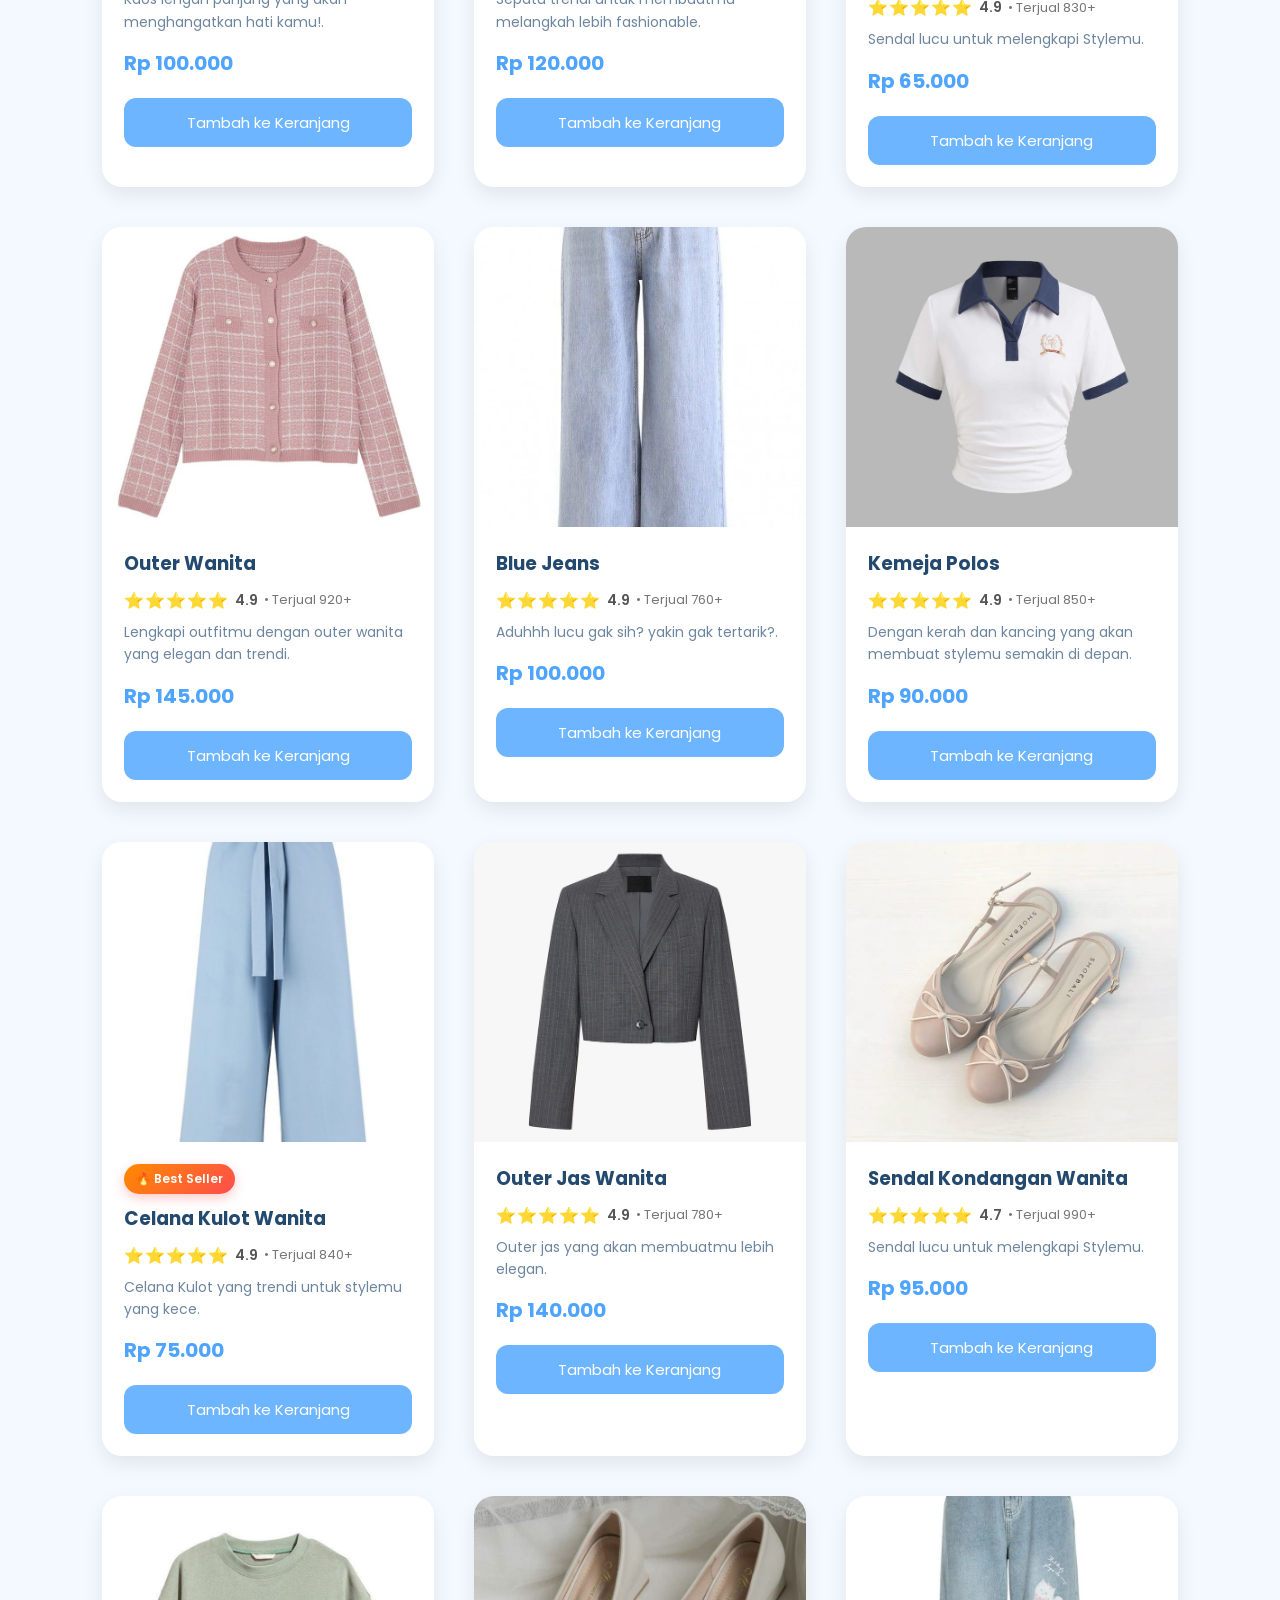
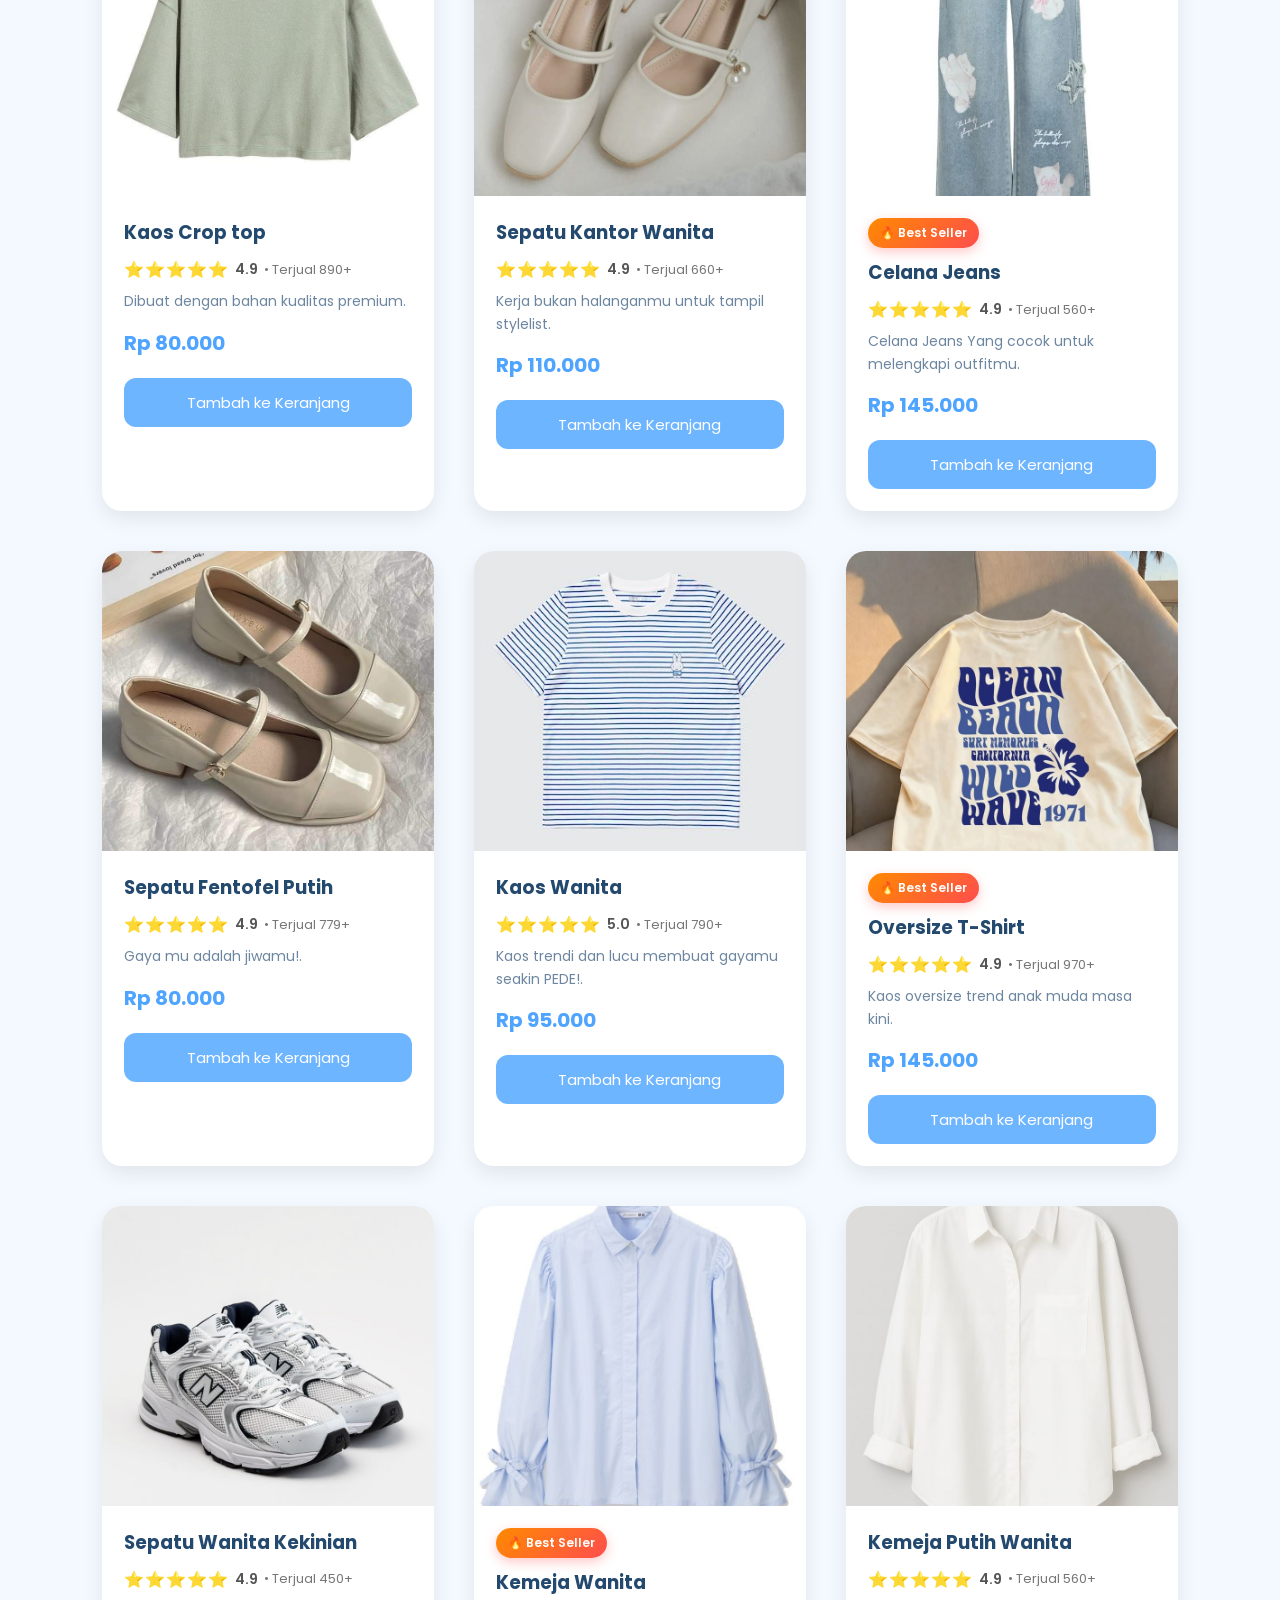
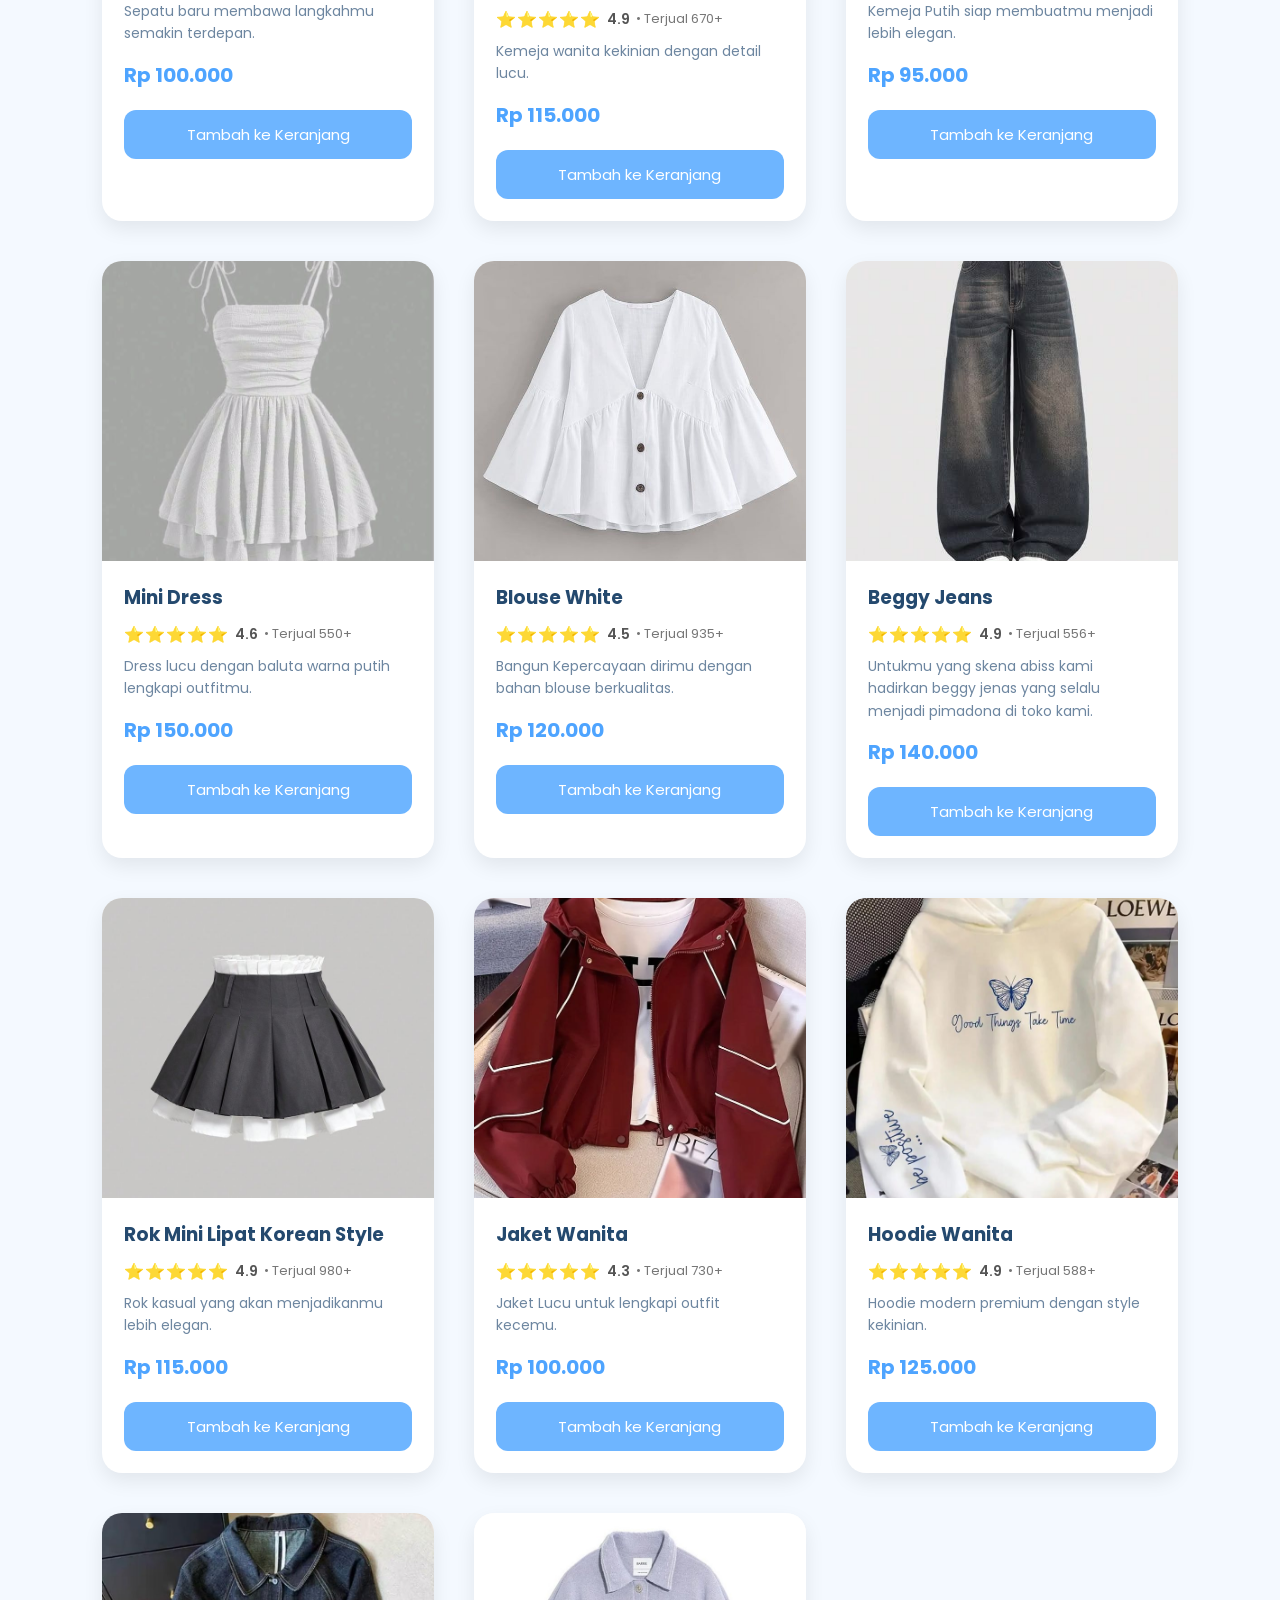
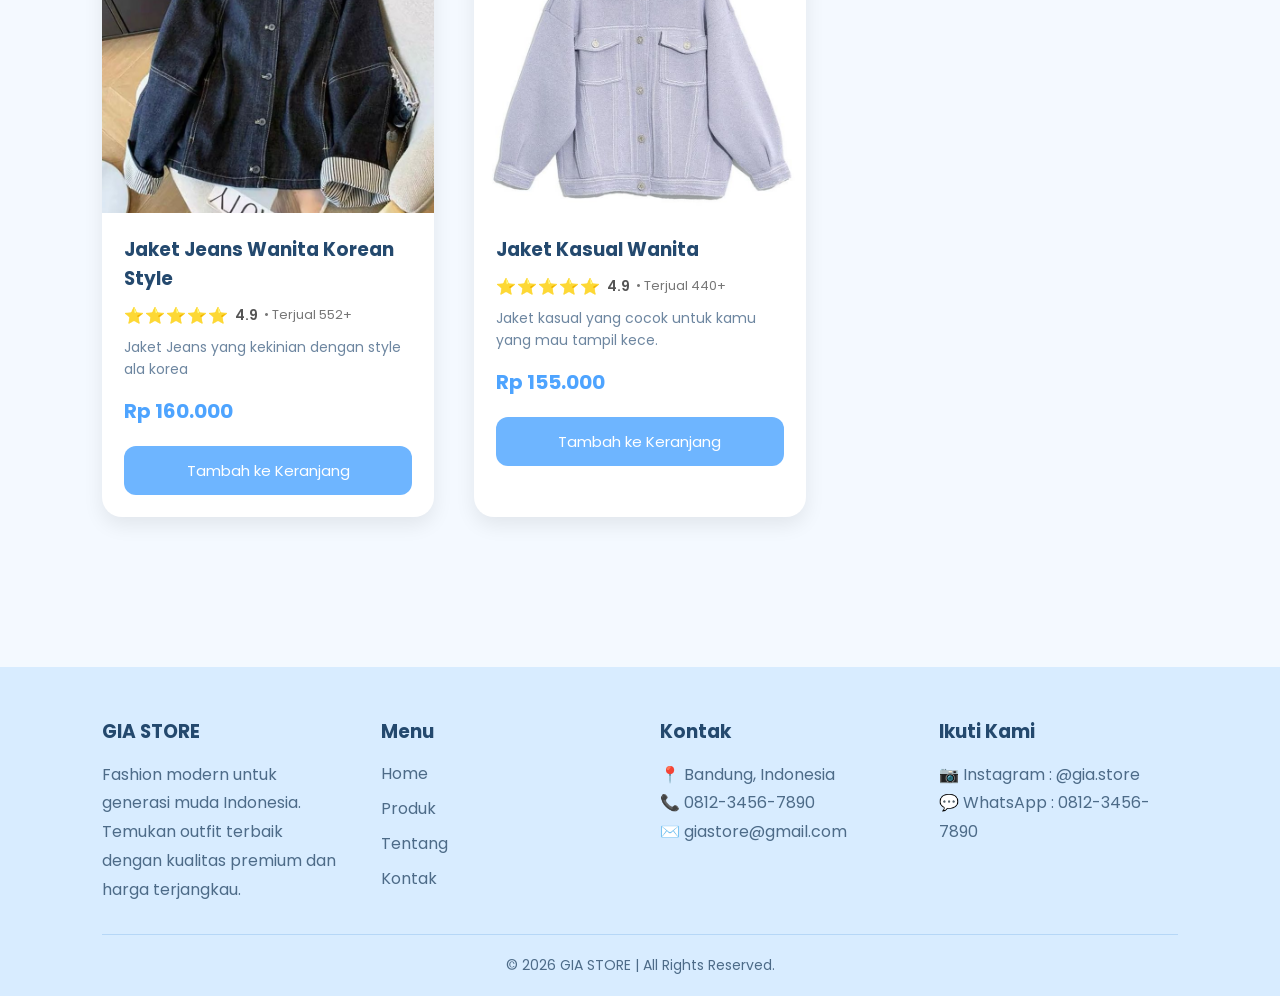
<file: produk.html>
<head>
<link rel="stylesheet" href="css/style.css">
<link rel="stylesheet" href="css/produk.css">

</head>

<body>

<!-- ========================= -->
<!-- NAVIGASI -->
<!-- ========================= -->

<nav class="navbar">

    <div class="logo">
    <img src="image/logo.png" alt="GIA STORE">
</div>
    <div class="menu-toggle" onclick="toggleMenu()">
    ☰
    </div>

     <ul class="nav-links">
        <li><a href="index.html">Home</a></li>
        <li><a href="produk.html">Produk</a></li>
        <li><a href="tentang.html">Tentang</a></li>
        <li><a href="kontak.html">Kontak</a></li>
        <li id="adminMenu" style="display:none;"><a href="admin.html">👨‍💼 Admin Panel</a></li>
        <li id="adminMenu" style="display:none;"><a href="admin.html">👨‍💼 Admin Panel</a></li>
     <li class="user-menu">

    <button id="userBtn" class="user-btn">
        <span id="loginMenu">👤 Login</span>
    </button>

    <div class="user-dropdown" id="userDropdown">

        <a href="profile.html">👤 Profil Saya</a>
        <a href="orders.html">📦 Pesanan Saya</a>
        <a href="wishlist.html">❤️ Wishlist</a>

        <hr>

        <a href="login.html" onclick="logout()">🚪 Logout</a>

    </div>

</li>
</ul>


    <button class="cart-btn" onclick="toggleCart()">
    🛒 Keranjang (<span id="jumlah">0</span>)
</button>

</nav>


<!-- ========================= -->
<!-- HOME -->
<!-- ========================= -->

<div id="cart" class="cart">

    <h2>🛒 Keranjang Belanja</h2>

    <div id="list"></div>

    <div class="total-box">

        <h3>Total : Rp <span id="total">0</span></h3>

<button class="checkout-btn" onclick="checkout()">
Bayar Sekarang
</button>

        <button class="close-cart" onclick="toggleCart()">
            Tutup
        </button>

    </div>

</div>


<!-- ========================= -->
<!-- SECTION PRODUK -->
<!-- ========================= -->

<section id="produk">

    <div class="section-title">

        <h2>Produk GIA STORE</h2>

        <p>
            Koleksi fashion modern & klasik untuk anak muda
        </p>

    </div>

    <div class="filter-box">

    <input
        type="text"
        id="search"
        placeholder="🔍 Cari produk..."
        onkeyup="filterProduk()">

    <select id="kategori" onchange="filterProduk()">
        <option value="semua">Semua Kategori</option>
        <option value="atasan">👚 Atasan</option>
        <option value="bawahan">👖 Bawahan</option>
        <option value="sepatu">👟 Sepatu & Sandal</option>
    </select>

    <select id="harga" onchange="filterProduk()">
    <option value="semua">💰 Semua Harga</option>
    <option value="1"> Rp 100.000</option>
    <option value="2">Rp 100.000 - Rp 130.000</option>
    <option value="3">> Rp 130.000</option>
    </select>

    <select id="sort" onchange="urutkanProduk()">
    <option value="default">↕ Urutkan</option>
    <option value="murah">💸 Harga Terendah</option>
    <option value="mahal">💎 Harga Tertinggi</option>
    <option value="az">🔤 Nama A-Z</option>
    </select>

</select>

</div>

    <div class="product-container">
        
         <!-- PRODUK 1 -->
         <div class="product-card" data-kategori="atasan" data-harga="115000">
            <div class="product-image">
                <img src="image/atasan1.jpg" alt="Atasan Wanita"> </div>
                <div class="product-info">
                    <h3>Blouse tali pita lengan pendek</h3>
                    <div class="product-rating">
                        <span class="stars">⭐⭐⭐⭐⭐</span>
                        <span class="rating-score">4.9</span>
                        <span class="sold">• Terjual 560+</span>
                    </div>
                    <p>Cocok untuk tampilan kasual yang manis atau chic.</p>
                    <span class="price">Rp 115.000</span>
                    <button onclick="tambah('Blouse tali pita',115000,'image/atasan1.jpg')">Tambah ke Keranjang</button>
                </div>
            </div>

       <!-- PRODUK 2 -->
        <div class="product-card"data-kategori="bawahan"data-harga="110000">
            <div class="product-image">
                <img src="image/baju5.jpg" alt="Atasan Wanita"> </div>
                <div class="product-info">
                <h3>Rok panjang wanita rempel</h3>
                <div class="product-rating">
                        <span class="stars">⭐⭐⭐⭐⭐</span>
                        <span class="rating-score">4.8</span>
                        <span class="sold">• Terjual 520+</span>
                    </div>
                <p>Hijab-friendly abis! Rok kasual yang akan menjadikanmu lebih elegan.</p>
                <span class="price">Rp 110.000</span>
                <button onclick="tambah('Rok panjang wanita rempel',110000,'image/baju5.jpg')">Tambah ke Keranjang</button>
            </div>
        </div>

        <!-- PRODUK 3 -->
        <div class="product-card" data-kategori="atasan">
            <div class="product-image"> 
                <img src="image/baju2.jpg" alt="Atasan Wanita"> </div>
                <div class="product-info">
                <h3>Hoodie wanita lucu</h3>
                <div class="product-rating">
                        <span class="stars">⭐⭐⭐⭐</span>
                        <span class="rating-score">4.0</span>
                        <span class="sold">• Terjual 400+</span>
                    </div>
                <p>Dibuat dengan bahan premium, cocok untuk stylemu.</p>
                <span class="price">Rp 120.000</span>
                <button onclick="tambah('Hoodie wanita lucu',120000,'image/baju2.jpg')">Tambah ke Keranjang</button>
            </div>
        </div>

       <!-- PRODUK 4 -->
        <div class="product-card"data-kategori="atasan" data-harga="110000">
            <div class="product-image">
                <img src="image/atasan2.jpg" alt="Atasan Wanita"> </div>
                <div class="product-info">
                <h3>Blouse tali pita lengan panjang</h3>
                <div class="product-rating">
                        <span class="stars">⭐⭐⭐⭐⭐</span>
                        <span class="rating-score">5.0</span>
                        <span class="sold">• Terjual 1000+</span>
                    </div>
                <p>Hijab-friendly abis! Cocok buat kamu yang ingin tampil elegan dan formal maupun.</p>
                <span class="price">Rp 110.000</span>
                <button onclick="tambah('Blouse tali lengan panjang',110000,'image/atasan2.jpg')">Tambah ke Keranjang</button>
            </div>
        </div>

<!-- PRODUK 3 -->
         <div class="product-card"data-kategori="atasan">
            <div class="product-image">
                <img src="image/baju8.jpg" alt="Atasan Wanita"></div>
                <div class="product-info">
                <h3>Sweater Lucu</h3>
                <div class="product-rating">
                        <span class="stars">⭐⭐⭐⭐⭐</span>
                        <span class="rating-score">4.9</span>
                        <span class="sold">• Terjual 750+</span>
                    </div>
                <p> Aduhhh lucu gak sih? yakin gak tertarik?.</p>
                <span class="price">Rp 100.000</span>
                <button onclick="tambah('Sweater Lucu',100000,'image/baju8.jpg')">Tambah ke Keranjang</button>
            </div>
        </div>

<!-- PRODUK 8 -->
        <div class="product-card"data-kategori="sepatu" data-harga="120000">
            <div class="product-image">
                <img src="image/alaskaki10.jpg" alt="Oversize T-Shirt"></div>
                <div class="product-info">
                <h3>Sepatu Wanita Kekinian</h3>
                <div class="product-rating">
                        <span class="stars">⭐⭐⭐⭐⭐</span>
                        <span class="rating-score">4.9</span>
                        <span class="sold">• Terjual 660+</span>
                    </div>
                <p>Sepatu trendi untuk membuatmu melangkah lebih fashionable.</p>
                <span class="price">Rp 120.000</span>
                <button onclick="tambah('Sepatu Wanita Kekinian',120000,'image/alaskaki10.jpg')">Tambah ke Keranjang</button>
            </div>
        </div>

         <!-- PRODUK 1 -->
        <div class="product-card"data-kategori="atasan" data-harga="130000">
            <div class="product-image">
                <img src="image/produk1.jpg" alt="Hoodie Sky Blue"></div>
                <div class="product-info">
                    <div class="badge best-seller">🔥 Best Seller</div>
                <h3>Hoodie Sky Blue</h3>
                <div class="product-rating">
                        <span class="stars">⭐⭐⭐⭐⭐</span>
                        <span class="rating-score">5.0</span>
                        <span class="sold">• Terjual 1200+</span>
                    </div>
                <p>Hoodie modern premium dengan style kekinian.</p>
                <span class="price">Rp 130.000</span>
                <button onclick="tambah('Hoodie Sky Blue',130000,'image/produk1.jpg')">Tambah ke Keranjang</button>
            </div>
        </div>
        
<!-- PRODUK 1 -->
         <div class="product-card"data-kategori="bawahan" data-harga="140000">
            <div class="product-image">
                <img src="image/baju4.jpg" alt="Atasan Wanita"></div>
            <div class="product-info">
                <h3>Beggy Jeans</h3>
                <div class="product-rating">
                        <span class="stars">⭐⭐⭐⭐⭐</span>
                        <span class="rating-score">4.9</span>
                        <span class="sold">• Terjual 850+</span>
                    </div>
                <p>Untukmu yang skena abiss kami hadirkan beggy jenas yang selalu menjadi pimadona di toko kami.</p>
                <span class="price">Rp 140.000</span>
                <button onclick="tambah('Beggy Jean',140000,'image/baju4.jpg')">Tambah ke Keranjang</button>
            </div>
        </div>

<!-- PRODUK 8 -->
        <div class="product-card"data-kategori="sepatu"data-harga="65000">
           <div class="product-image">
            <img src="image/alaskaki9.jpg" alt="Oversize T-Shirt"></div>
            <div class="product-info">
                <h3>Flatshoes</h3>
                <div class="product-rating">
                        <span class="stars">⭐⭐⭐⭐⭐</span>
                        <span class="rating-score">4.5</span>
                        <span class="sold">• Terjual 450+</span>
                    </div>
                <p>Sepatu trendi untuk membuatmu melangkah lebih fashionable.</p>
                <span class="price">Rp 65.000</span>
               <button onclick="tambah('Flatshoes',65000,'image/alaskaki9.jpg')">Tambah ke Keranjang</button>
            </div>
        </div>

         <!-- PRODUK 3 -->
         <div class="product-card"data-kategori="atasan" data-harga="110000">
            <div class="product-image">
                <img src="image/atasan3.jpg" alt="Atasan Wanita"></div>
                <div class="product-info">
                <h3>Blouse dengan kerah besar</h3>
                <div class="product-rating">
                        <span class="stars">⭐⭐⭐⭐⭐</span>
                        <span class="rating-score">4.9</span>
                        <span class="sold">• Terjual 560+</span>
                    </div>
                <p>so Cute! YAkin gak mau beli baju selucu ini?.</p>
                <span class="price">Rp 110.000</span>
                <button onclick="tambah('Blouse dengan kerah besar ',110000,'image/atasan3.jpg')">Tambah ke Keranjang</button>
            </div>
        </div>

<!-- PRODUK 8 -->
        <div class="product-card"data-kategori="sepatu" data-harga="125000">
           <div class="product-image">
            <img src="image/alaskaki8.jpg" alt="Oversize T-Shirt"></div>
            <div class="product-info">
                <h3>Sepatu Fentofel Korean Style</h3>
                <div class="product-rating">
                        <span class="stars">⭐⭐⭐⭐</span>
                        <span class="rating-score">3.9</span>
                        <span class="sold">• Terjual 360+</span>
                    </div>
                <p>Lucu Banget gak sihh?? Ayooo buruan belii.</p>
                <span class="price">Rp 125.000</span>
                <button onclick="tambah('Sepatu Fentofel Korean Style',125000,'image/alaskaki8.jpg')">Tambah ke Keranjang</button>
            </div>
        </div>

<!-- PRODUK 2 -->
        <div class="product-card"data-kategori="atasan" data-harga="110000">
            <div class="product-image">
                <img src="image/produk2.jpg" alt="Classic Sweater"></div>
            <div class="product-info">
                <div class="badge best-seller">🔥 Best Seller</div>
                <h3>Classic Sweater</h3>
                <div class="product-rating">
                        <span class="stars">⭐⭐⭐⭐⭐</span>
                        <span class="rating-score">4.9</span>
                        <span class="sold">• Terjual 770+</span>
                    </div>
                <p>Sweater stylish untuk tampilan elegan modern.</p>
                <span class="price">Rp 110.000</span>
                <button onclick="tambah('Classic Sweater',110000,'image/produk2.jpg')">Tambah ke Keranjang</button>
            </div>
        </div>

<!-- PRODUK 5 -->
        <div class="product-card"data-kategori="atasan" data-harga="125000">
            <div class="product-image">
            <img src="image/baju9.jpg" alt="Hoodie Sky Blue"></div>
            <div class="product-info">
                <h3>Hoodie Wanita</h3>
                <div class="product-rating">
                        <span class="stars">⭐⭐⭐⭐⭐</span>
                        <span class="rating-score">4.9</span>
                        <span class="sold">• Terjual 960+</span>
                    </div>
                <p>Hoodie modern premium dengan style kekinian.</p>
                <span class="price">Rp 125.000</span>
                <button onclick="tambah('Hoodie Wanita',125000,'image/baju9.jpg')">Tambah ke Keranjang</button>
            </div>
        </div>

<!-- PRODUK 8 -->
        <div class="product-card"data-kategori="sepatu" data-harga="125000">
           <div class="product-image">
            <img src="image/alaskaki7.jpg" alt="Oversize T-Shirt"></div>
            <div class="product-info">
                <h3>Sepatu Wanita Kekinian</h3>
                <div class="product-rating">
                        <span class="stars">⭐⭐⭐⭐⭐</span>
                        <span class="rating-score">4.9</span>
                        <span class="sold">• Terjual 860+</span>
                    </div>
                <p>Sepatu trendi untuk membuatmu melangkah lebih fashionable.</p>
                <span class="price">Rp 125.000</span>
                <button onclick="tambah('Sepatu Wanita Kekinian',125000,'image/alaskaki7.jpg')">Tambah ke Keranjang</button>
            </div>
        </div>

        <!-- PRODUK 3 -->
         <div class="product-card"data-kategori="bawahan" data-harga="115000">
            <div class="product-image">
                <img src="image/baju6.jpg" alt="Atasan Wanita"></div>
                <div class="product-info">
                <h3>Celana Katun Wanita</h3>
                <div class="product-rating">
                        <span class="stars">⭐⭐⭐⭐⭐</span>
                        <span class="rating-score">5.0</span>
                        <span class="sold">• Terjual 1660+</span>
                    </div>
                <p>Formal? non-formal? bisa banget dengan celana katun bahan premium ini.</p>
                <span class="price">Rp 115.000</span>
                <button onclick="tambah('Celana Katun Wanita',115000,'image/baju6.jpg')">Tambah ke Keranjang</button>
            </div>
        </div>

<!-- PRODUK 7 -->
        <div class="product-card"data-kategori="sepatu" data-harga="100000">
           <div class="product-image">
            <img src="image/produk7.jpg" alt="Oversize T-Shirt"></div>
            <div class="product-info">
                <div class="badge best-seller">🔥 Best Seller</div>
                <h3>Sneakers Wanita</h3>
                <div class="product-rating">
                        <span class="stars">⭐⭐⭐⭐⭐</span>
                        <span class="rating-score">4.9</span>
                        <span class="sold">• Terjual 670+</span>
                    </div>
                <p>Sepatu trendi untuk membuatmu melangkah lebih fashionable.</p>
                <span class="price">Rp 100.000</span>
                <button onclick="tambah('Sneaker Wanita',100000,'image/produk7.jpg')">Tambah ke Keranjang</button>
            </div>
        </div>

<!-- PRODUK 8 -->
        <div class="product-card"data-kategori="sepatu" data-harga="80000">
           <div class="product-image">
            <img src="image/alaskaki6.jpg" alt="Oversize T-Shirt"></div>
            <div class="product-info">
                <h3>Sepatu Fentofel Hitam</h3>
                <div class="product-rating">
                        <span class="stars">⭐⭐⭐⭐⭐</span>
                        <span class="rating-score">4.9</span>
                        <span class="sold">• Terjual 980+</span>
                    </div>
                <p>Sepatu trendi untuk membuatmu melangkah lebih fashionable.</p>
                <span class="price">Rp 80.000</span>
                <button onclick="tambah('Sepatu Fentofel Hitam',80000,'image/alaskaki6.jpg')">Tambah ke Keranjang</button>
            </div>
        </div>

<!-- PRODUK 6 -->
        <div class="product-card"data-kategori="atasan" data-harga="75000">
            <div class="product-image">
                <img src="image/baju10.jpg" alt="Classic Sweater"></div>
                <div class="product-info">
                <h3>Rompi Wanita</h3>
                <div class="product-rating">
                        <span class="stars">⭐⭐⭐⭐⭐</span>
                        <span class="rating-score">4.9</span>
                        <span class="sold">• Terjual 740+</span>
                    </div>
                <p>Rompi wanita dengan bahan premium, elegan, dan stylelist.</p>
                <span class="price">Rp 75.000</span>
                <button onclick="tambah('Rompi Wanita',75000,'image/baju10.jpg')">Tambah ke Keranjang</button>
            </div>
        </div>

        <!-- PRODUK 3 -->
         <div class="product-card"data-kategori="atasan" data-harga="100000">
            <div class="product-image">
                <img src="image/atasan4.jpg" alt="Atasan Wanita"></div>
                <div class="product-info">
                <h3>Kaos Lengan Panjang</h3>
                <div class="product-rating">
                        <span class="stars">⭐⭐⭐⭐⭐</span>
                        <span class="rating-score">4.7</span>
                        <span class="sold">• Terjual 460+</span>
                    </div>
                <p>Kaos lengan panjang yang akan menghangatkan hati kamu!.</p>
                <span class="price">Rp 100.000</span>
                <button onclick="tambah('Kaos Lengan Panjang',100000,'image/atasan4.jpg')">Tambah ke Keranjang</button>
            </div>
        </div>

<!-- PRODUK 8 -->
        <div class="product-card"data-kategori="sepatu" data-harga="120000">
           <div class="product-image">
            <img src="image/alaskaki5.jpg" alt="Oversize T-Shirt"></div>
            <div class="product-info">
                <h3>Sepatu Wanita Kekinian</h3>
                <div class="product-rating">
                        <span class="stars">⭐⭐⭐⭐⭐</span>
                        <span class="rating-score">5.0</span>
                        <span class="sold">• Terjual 1560+</span>
                    </div>
                <p>Sepatu trendi untuk membuatmu melangkah lebih fashionable.</p>
                <span class="price">Rp 120.000</span>
                <button onclick="tambah('Sepatu Wanita Kekinian',120000,'image/alaskaki5.jpg')">Tambah ke Keranjang</button>
            </div>
        </div>

<!-- PRODUK 8 -->
        <div class="product-card"data-kategori="sepatu" data-harga="65000">
           <div class="product-image">
            <img src="image/produk8.jpg" alt="Oversize T-Shirt"></div>
            <div class="product-info">
                <div class="badge best-seller">🔥 Best Seller</div>
                <h3>Sendal Wanita Kekinian</h3>
                <div class="product-rating">
                        <span class="stars">⭐⭐⭐⭐⭐</span>
                        <span class="rating-score">4.9</span>
                        <span class="sold">• Terjual 830+</span>
                    </div>
                <p>Sendal lucu untuk melengkapi Stylemu.</p>
                <span class="price">Rp 65.000</span>
                <button onclick="tambah('Sendal Wanita Kekinian',65000,'image/produk8.jpg')">Tambah ke Keranjang</button>
            </div>
        </div>

<!-- PRODUK 6 -->
        <div class="product-card"data-kategori="atasan" data-harga="145000"> 
            <div class="product-image">
                <img src="image/baju11.jpg" alt="Classic Sweater"></div>
                <div class="product-info">
                <h3>Outer Wanita</h3>
                <div class="product-rating">
                        <span class="stars">⭐⭐⭐⭐⭐</span>
                        <span class="rating-score">4.9</span>
                        <span class="sold">• Terjual 920+</span>
                    </div>
                <p>Lengkapi outfitmu dengan outer wanita yang elegan dan trendi.</p>
                <span class="price">Rp 145.000</span>
                <button onclick="tambah('Outer Wanita',145000,'image/baju11.jpg')">Tambah ke Keranjang</button>
            </div>
        </div>

        <!-- PRODUK 3 -->
         <div class="product-card"data-kategori="bawahan" data-harga="100000">
            <div class="product-image">
                <img src="image/baju7.jpg" alt="Atasan Wanita"></div>
                <div class="product-info">
                <h3>Blue Jeans</h3>
                <div class="product-rating">
                        <span class="stars">⭐⭐⭐⭐⭐</span>
                        <span class="rating-score">4.9</span>
                        <span class="sold">• Terjual 760+</span>
                    </div>
                <p>Aduhhh lucu gak sih? yakin gak tertarik?.</p>
                <span class="price">Rp 100.000</span>
               <button onclick="tambah('Blue Jeans',100000,'image/baju7.jpg')">Tambah ke Keranjang</button>
            </div>
        </div>

        <!-- PRODUK 3 -->
        <div class="product-card"data-kategori="atasan" data-harga="90000">
            <div class="product-image">
                <img src="image/atasan5.jpg" alt="Atasan Wanita"></div>
                <div class="product-info">
                <h3>Kemeja Polos</h3>
                <div class="product-rating">
                        <span class="stars">⭐⭐⭐⭐⭐</span>
                        <span class="rating-score">4.9</span>
                        <span class="sold">• Terjual 850+</span>
                    </div>
                <p>Dengan kerah dan kancing yang akan membuat stylemu semakin di depan.</p>
                <span class="price">Rp 90.000</span>
                <button onclick="tambah('Kemeja Polos',100000,'image/atasan5.jpg')">Tambah ke Keranjang</button>
            </div>
        </div>

        <!-- PRODUK 5 -->
        <div class="product-card"data-kategori="bawahan" data-harga="75000">
            <div class="product-image">
                <img src="image/produk5.jpg" alt="Hoodie Sky Blue"></div>
                <div class="product-info">
                    <div class="badge best-seller">🔥 Best Seller</div>
                <h3>Celana Kulot Wanita</h3>
                <div class="product-rating">
                        <span class="stars">⭐⭐⭐⭐⭐</span>
                        <span class="rating-score">4.9</span>
                        <span class="sold">• Terjual 840+</span>
                    </div>
                <p>Celana Kulot yang trendi untuk stylemu yang kece.</p>
                <span class="price">Rp 75.000</span>
               <button onclick="tambah('Celana Kulot Wanita',75000,'image/produk5.jpg')">Tambah ke Keranjang</button>
            </div>
        </div>

<!-- PRODUK 5 -->
        <div class="product-card"data-kategori="atasan" data-harga="140000">
            <div class="product-image">
                <img src="image/baju12.jpg" alt="Hoodie Sky Blue"></div>
                <div class="product-info">
                <h3>Outer Jas Wanita</h3>
                <div class="product-rating">
                        <span class="stars">⭐⭐⭐⭐⭐</span>
                        <span class="rating-score">4.9</span>
                        <span class="sold">• Terjual 780+</span>
                    </div>
                <p>Outer jas yang akan membuatmu lebih elegan.</p>
                <span class="price">Rp 140.000</span>
                <button onclick="tambah('Outer Jas Wanita',140000,'image/baju12.jpg')">Tambah ke Keranjang</button>
            </div>
        </div>

        <!-- PRODUK 8 -->
        <div class="product-card"data-kategori="sepatu" data-harga="95000">
           <div class="product-image">
            <img src="image/alaskaki3.jpg" alt="Oversize T-Shirt"></div>
            <div class="product-info">
                <h3>Sendal Kondangan Wanita</h3>
                <div class="product-rating">
                        <span class="stars">⭐⭐⭐⭐⭐</span>
                        <span class="rating-score">4.7</span>
                        <span class="sold">• Terjual 990+</span>
                    </div>
                <p>Sendal lucu untuk melengkapi Stylemu.</p>
                <span class="price">Rp 95.000</span>
               <button onclick="tambah('Sendal Kondangan Wanita',95000,'image/alaskaki3.jpg')">Tambah ke Keranjang</button>
            </div>
        </div>

        <!-- PRODUK 3 -->
         <div class="product-card"data-kategori="atasan" data-harga="80000">
            <div class="product-image">
                <img src="image/atasan6.jpg" alt="Atasan Wanita"></div>
                <div class="product-info">
                <h3>Kaos Crop top</h3>
                <div class="product-rating">
                        <span class="stars">⭐⭐⭐⭐⭐</span>
                        <span class="rating-score">4.9</span>
                        <span class="sold">• Terjual 890+</span>
                    </div>
                <p> Dibuat dengan bahan kualitas premium.</p>
                <span class="price">Rp 80.000</span>
                <button onclick="tambah('Kaos Crop top',80000,'image/atasan6.jpg')">Tambah ke Keranjang</button>
            </div>
        </div>

<!-- PRODUK 8 -->
        <div class="product-card"data-kategori="sepatu" data-harga="110000">
           <div class="product-image">
            <img src="image/alaskaki2.jpg" alt="Oversize T-Shirt"></div>
            <div class="product-info">
                <h3>Sepatu Kantor Wanita</h3>
                <div class="product-rating">
                        <span class="stars">⭐⭐⭐⭐⭐</span>
                        <span class="rating-score">4.9</span>
                        <span class="sold">• Terjual 660+</span>
                    </div>
                <p>Kerja bukan halanganmu untuk tampil stylelist.</p>
                <span class="price">Rp 110.000</span>
               <button onclick="tambah('Sepatu Kantor Wanita',110000,'image/alaskaki2.jpg')">Tambah ke Keranjang</button>
            </div>
        </div>

         <!-- PRODUK 6 -->
        <div class="product-card"data-kategori="bawahan" data-harga="145000">
            <div class="product-image">
                <img src="image/produk6.jpg" alt="Classic Sweater"></div>
                <div class="product-info">
                <div class="badge best-seller">🔥 Best Seller</div>
                <h3>Celana Jeans</h3>
                <div class="product-rating">
                        <span class="stars">⭐⭐⭐⭐⭐</span>
                        <span class="rating-score">4.9</span>
                        <span class="sold">• Terjual 560+</span>
                    </div>
                <p>Celana Jeans Yang cocok untuk melengkapi outfitmu.</p>
                <span class="price">Rp 145.000</span>
                <button onclick="tambah('Celana Jeans',145000,'image/produk6.jpg')">Tambah ke Keranjang</button>
            </div>
        </div>

<!-- PRODUK 8 -->
        <div class="product-card"data-kategori="sepatu" data-harga="80000">
           <div class="product-image">
            <img src="image/alaskaki4.jpg" alt="Oversize T-Shirt"></div>
           <div class="product-info">
                <h3>Sepatu Fentofel Putih</h3>
                <div class="product-rating">
                        <span class="stars">⭐⭐⭐⭐⭐</span>
                        <span class="rating-score">4.9</span>
                        <span class="sold">• Terjual 779+</span>
                    </div>
                <p>Gaya mu adalah jiwamu!.</p>
                <span class="price">Rp 80.000</span>
                <button onclick="tambah('Sepatu Fentofel Putih',80000,'image/alaskaki4.jpg')">Tambah ke Keranjang</button>

            </div>
        </div>

        <!-- PRODUK 3 -->
         <div class="product-card"data-kategori="atasan" data-harga="95000">
            <div class="product-image">
                <img src="image/atasan7.jpg" alt="Atasan Wanita"></div>
                <div class="product-info">
                <h3>Kaos Wanita</h3>
                <div class="product-rating">
                        <span class="stars">⭐⭐⭐⭐⭐</span>
                        <span class="rating-score">5.0</span>
                        <span class="sold">• Terjual 790+</span>
                    </div>
                <p>Kaos trendi dan lucu membuat gayamu seakin PEDE!.</p>
                <span class="price">Rp 95.000</span>
                <button onclick="tambah('Kaos Wanita',95000,'image/atasan7.jpg')">Tambah ke Keranjang</button>
            </div>
        </div>

         <!-- PRODUK 3 -->
         <div class="product-card"data-kategori="atasan" data-harga="145000">
            <div class="product-image">
                <img src="image/produk3.jpg" alt="Atasan Wanita"></div>
                <div class="product-info">
                    <div class="badge best-seller">🔥 Best Seller</div>
                <h3>Oversize T-Shirt</h3>
                <div class="product-rating">
                        <span class="stars">⭐⭐⭐⭐⭐</span>
                        <span class="rating-score">4.9</span>
                        <span class="sold">• Terjual 970+</span>
                    </div>
                <p>Kaos oversize trend anak muda masa kini.</p>
                <span class="price">Rp 145.000</span>
                <button onclick="tambah('Oversize T-Shirt',145000,'image/produk3.jpg')">Tambah ke Keranjang</button>
            </div>
        </div>

<!-- PRODUK 8 -->
        <div class="product-card"data-kategori="sepatu" data-harga="100000">
           <div class="product-image">
            <img src="image/alaskaki1.jpg" alt="Oversize T-Shirt"></div>
            <div class="product-info">
                <h3>Sepatu Wanita Kekinian</h3>
                <div class="product-rating">
                        <span class="stars">⭐⭐⭐⭐⭐</span>
                        <span class="rating-score">4.9</span>
                        <span class="sold">• Terjual 450+</span>
                    </div>
                <p>Sepatu baru membawa langkahmu semakin terdepan.</p>
                <span class="price">Rp 100.000</span>
                <button onclick="tambah('Sepatu Wanita Kekinian',100000,'image/alaskaki1.jpg')">Tambah ke Keranjang</button>
            </div>
        </div>

        <!-- PRODUK 4 -->
        <div class="product-card"data-kategori="atasan" data-harga="115000">
           <div class="product-image">
            <img src="image/produk4.jpg" alt="Oversize T-Shirt"></div>
            <div class="product-info">
            <div class="badge best-seller">🔥 Best Seller</div>
                <h3>Kemeja Wanita</h3>
                <div class="product-rating">
                        <span class="stars">⭐⭐⭐⭐⭐</span>
                        <span class="rating-score">4.9</span>
                        <span class="sold">• Terjual 670+</span>
                    </div>
                <p>Kemeja wanita kekinian dengan detail lucu.</p>
                <span class="price">Rp 115.000</span>
                <button onclick="tambah('Kemeja Wanita',115000,'image/produk4.jpg')">Tambah ke Keranjang</button>

            </div>
        </div>

        <!-- PRODUK 4 -->
        <div class="product-card" data-kategori="atasan" data-harga="95000">
           <div class="product-image">
            <img src="image/baju3.jpg" alt="Oversize T-Shirt"></div>
            <div class="product-info">
                <h3>Kemeja Putih Wanita</h3>
                <div class="product-rating">
                        <span class="stars">⭐⭐⭐⭐⭐</span>
                        <span class="rating-score">4.9</span>
                        <span class="sold">• Terjual 560+</span>
                    </div>
                <p>Kemeja Putih siap membuatmu menjadi lebih elegan.</p>
                <span class="price">Rp 95.000</span>
                <button onclick="tambah('Kemeja Putih Wanita',95000,'image/baju3.jpg')">Tambah ke Keranjang</button>
            </div>
        </div>

<!-- PRODUK 4 -->
        <div class="product-card"data-kategori="atasan"data-harga="150000">
           <div class="product-image">
            <img src="image/gambar4.jpeg" alt="Oversize T-Shirt"></div>
            <div class="product-info">
                <h3>Mini Dress</h3>
                <div class="product-rating">
                        <span class="stars">⭐⭐⭐⭐⭐</span>
                        <span class="rating-score">4.6</span>
                        <span class="sold">• Terjual 550+</span>
                    </div>
                <p>Dress lucu dengan baluta warna putih lengkapi outfitmu.</p>
                <span class="price">Rp 150.000</span>
                <button onclick="tambah('Mini Dress',150000,'image/gambar4.jpeg')">Tambah ke Keranjang</button>
            </div>
        </div>

        <!-- PRODUK 4 -->
        <div class="product-card"data-kategori="atasan" data-harga="120000">
           <div class="product-image">
            <img src="image/gambar1.jpeg" alt="Oversize T-Shirt"></div>
            <div class="product-info">
                <h3>Blouse White</h3>
                <div class="product-rating">
                        <span class="stars">⭐⭐⭐⭐⭐</span>
                        <span class="rating-score">4.5</span>
                        <span class="sold">• Terjual 935+</span>
                    </div>
                <p>Bangun Kepercayaan dirimu dengan bahan blouse berkualitas.</p>
                <span class="price">Rp 120.000</span>
                <button onclick="tambah('Blouse White',120000,'image/gambar1.jpeg')">Tambah ke Keranjang</button>
            </div>
        </div>

<!-- PRODUK 7 -->
         <div class="product-card"data-kategori="bawahan" data-harga="140000">
<div class="product-image">
<img src="image/baju4.jpg" alt="Atasan Wanita"></div>
            <div class="product-info">
            <h3>Beggy Jeans</h3>
            <div class="product-rating">
                        <span class="stars">⭐⭐⭐⭐⭐</span>
                        <span class="rating-score">4.9</span>
                        <span class="sold">• Terjual 556+</span>
                    </div>
                <p>Untukmu yang skena abiss kami hadirkan beggy jenas yang selalu menjadi pimadona di toko kami.</p>
                <span class="price">Rp 140.000 </span>
               <button onclick="tambah('Beggy Jeans',140000,'image/baju4.jpg')">Tambah ke Keranjang</button>
            </div>
</div>

<!-- PRODUK 8 -->
         <div class="product-card"data-kategori="bawahan" data-harga="115000">
            <div class="product-image">
<img src="image/celana2.jpg" alt="Atasan Wanita"></div>
            <div class="product-info">
                <h3>Rok Mini Lipat Korean Style</h3>
                <div class="product-rating">
                        <span class="stars">⭐⭐⭐⭐⭐</span>
                        <span class="rating-score">4.9</span>
                        <span class="sold">• Terjual 980+</span>
                    </div>
                <p>Rok kasual yang akan menjadikanmu lebih elegan.</p>
                <span class="price"> Rp 115.000</span>
                               <button onclick="tambah('Rok Mini Lipat',115000,'image/celana2.jpg')">Tambah ke Keranjang</button>
            </div>
        </div>

        <!-- PRODUK 9 -->
        <div class="product-card"data-kategori="atasan" data-harga="100000">
            <div class="product-image">
    <img src="image/gambar3.jpeg" alt="Classic Sweater"></div>
    <div class="product-info">
                <h3>Jaket Wanita</h3>
                <div class="product-rating">
                        <span class="stars">⭐⭐⭐⭐⭐</span>
                        <span class="rating-score">4.3</span>
                        <span class="sold">• Terjual 730+</span>
                    </div>
                <p> Jaket Lucu untuk lengkapi outfit kecemu.</p>
                <span class="price">Rp 100.000 </span>
                <button onclick="tambah('Jaket Wanita',100000,'image/gambar3.jpeg')">Tambah ke Keranjang</button>
            </div>
        </div>

        <!-- PRODUK 10 -->
        <div class="product-card"data-kategori="atasan" data-harga="125000">
            <div class="product-image">
    <img src="image/gambar6.jpeg" alt="Classic Sweater"></div>
            <div class="product-info">
                <h3>Hoodie Wanita</h3>
                <div class="product-rating">
                        <span class="stars">⭐⭐⭐⭐⭐</span>
                        <span class="rating-score">4.9</span>
                        <span class="sold">• Terjual 588+</span>
                    </div>
                <p>Hoodie modern premium dengan style kekinian.</p>
                <span class="price">Rp 125.000</span>
                 <button onclick="tambah('Hoodie Wanita',125000,'image/gambar6.jpeg')">Tambah ke Keranjang</button>

            </div>

        </div>

         <!-- PRODUK 11 -->
        <div class="product-card"data-kategori="atasan" data-harga="160000">
            <div class="product-image">
<img src="image/jaket1.jpg" alt="Classic Sweater"></div>
            <div class="product-info">
                <h3>Jaket Jeans Wanita Korean Style</h3>
                <div class="product-rating">
                        <span class="stars">⭐⭐⭐⭐⭐</span>
                        <span class="rating-score">4.9</span>
                        <span class="sold">• Terjual 552+</span>
                    </div>
                <p>Jaket Jeans yang kekinian dengan style ala korea </p>
                <span class="price">Rp 160.000</span>
                <button onclick="tambah('Jaket Jeans Wanita',160000,'image/jaket1.jpg')">Tambah ke Keranjang</button>
            </div>
        </div>

         <!-- PRODUK 12 -->
        <div class="product-card"data-kategori="atasan" data-harga="155000">
            <div class="product-image">
                <img src="image/jaket2.jpg" alt="Classic Sweater"></div>
            <div class="product-info">
                <h3>Jaket Kasual Wanita</h3>
                <div class="product-rating">
                        <span class="stars">⭐⭐⭐⭐⭐</span>
                        <span class="rating-score">4.9</span>
                        <span class="sold">• Terjual 440+</span>
                    </div>
                <p>Jaket kasual yang cocok untuk kamu yang mau tampil kece.</p>
                <span class="price">Rp 155.000</span>
               <button onclick="tambah('Jaket Casual Wanita',155000,'image/jaket2.jpg')">Tambah ke Keranjang</button>
            </div>
        </div>


    </div>
</section>

<footer>

<div class="footer-container">

<div class="footer-box">

<h3>GIA STORE</h3>

<p>
Fashion modern untuk generasi muda Indonesia.
Temukan outfit terbaik dengan kualitas premium dan harga terjangkau.
</p>

</div>

<div class="footer-box">

<h3>Menu</h3>

<a href="index.html">Home</a>
<a href="produk.html">Produk</a>
<a href="tentang.html">Tentang</a>
<a href="kontak.html">Kontak</a>

</div>

<div class="footer-box">

<h3>Kontak</h3>

<p>📍 Bandung, Indonesia</p>

<p>📞 0812-3456-7890</p>

<p>✉️ giastore@gmail.com</p>

</div>

<div class="footer-box">

<h3>Ikuti Kami</h3>

<p>📷 Instagram : @gia.store</p>

<p>💬 WhatsApp : 0812-3456-7890</p>

</div>

</div>

<hr>

<p class="copyright">

© 2026 GIA STORE | All Rights Reserved.

</p>

</footer>

    <script src="js/main.js"></script>
    <script src="js/produk.js"></script>
</body>
</file>
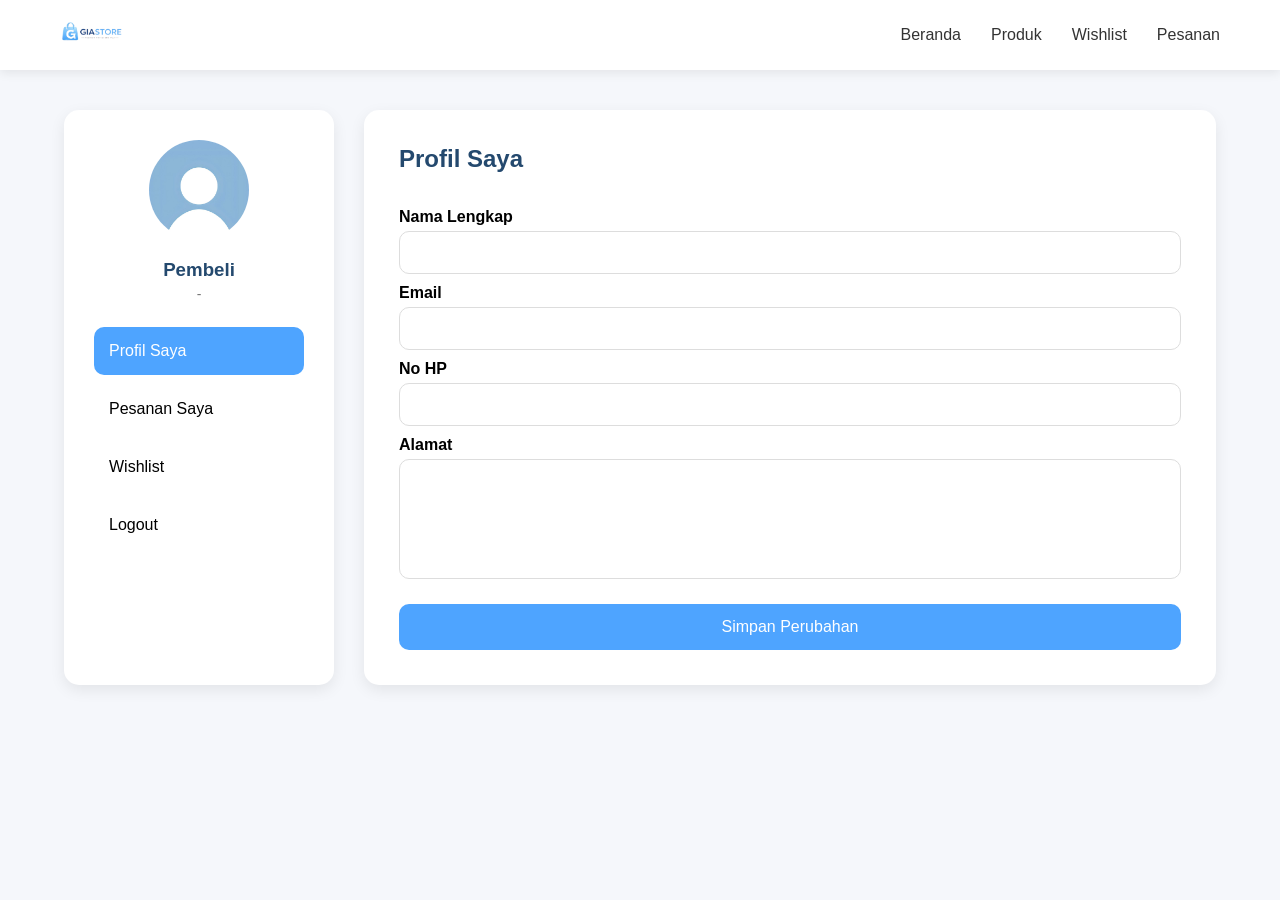
<file: profile.html>
<!DOCTYPE html>
<html lang="id">
<head>

<meta charset="UTF-8">
<meta name="viewport" content="width=device-width, initial-scale=1.0">

<title>Profil Saya | GIA STORE</title>

<link rel="stylesheet" href="css/profile.css">

</head>

<body>

<header>

<a href="index.html" class="logo">
<img src="image/logo.png">
</a>

<nav>

<a href="index.html">Beranda</a>
<a href="produk.html">Produk</a>
<a href="wishlist.html">Wishlist</a>
<a href="orders.html">Pesanan</a>

</nav>

</header>

<div class="container">

<div class="sidebar">

<img src="image/ikon.jpg" class="avatar">

<h3 id="namaUser">Nama Pembeli</h3>

<p id="emailUser">email@gmail.com</p>

<ul>

<li class="active">
<i class="fa-solid fa-user"></i>
Profil Saya
</li>

<li onclick="location.href='orders.html'">
<i class="fa-solid fa-box"></i>
Pesanan Saya
</li>

<li onclick="location.href='wishlist.html'">
<i class="fa-solid fa-heart"></i>
Wishlist
</li>

<li onclick="logout()">
<i class="fa-solid fa-right-from-bracket"></i>
Logout
</li>

</ul>

</div>

<div class="content">

<h2>Profil Saya</h2>

<div class="form">

<label>Nama Lengkap</label>
<input type="text" id="nama">

<label>Email</label>
<input type="email" id="email">

<label>No HP</label>
<input type="text" id="hp">

<label>Alamat</label>
<textarea id="alamat"></textarea>

<button onclick="simpanProfil()">

Simpan Perubahan

</button>

</div>

</div>

</div>

<script src="js/profile.js"></script>

</body>
</html>
</file>
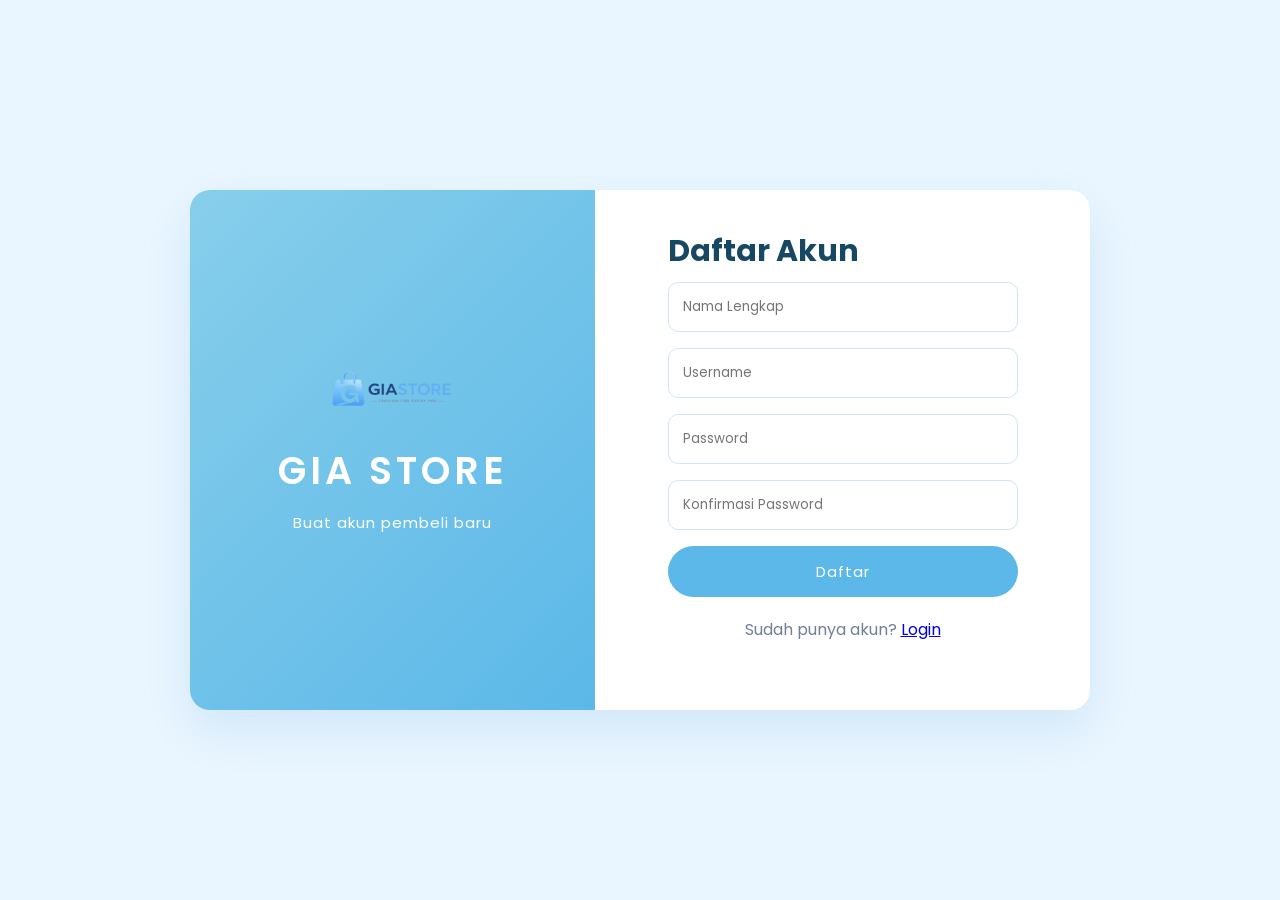
<file: register.html>
<!DOCTYPE html>
<html lang="id">
<head>
    <meta charset="UTF-8">
    <meta name="viewport" content="width=device-width, initial-scale=1.0">
    <title>Register | GIA STORE</title>

    <link rel="stylesheet" href="css/style.css">
    <link rel="stylesheet" href="css/login.css">
</head>
<body>

<div class="login-container">

    <div class="login-left">
        <img src="image/logo.png" alt="Logo">
        <h1>GIA STORE</h1>
        <p>Buat akun pembeli baru</p>
    </div>

    <div class="login-right">

        <div class="login-box">

            <h2>Daftar Akun</h2>

            <input type="text" id="nama" placeholder="Nama Lengkap">

            <input type="text" id="username" placeholder="Username">

            <input type="password" id="password" placeholder="Password">

            <input type="password" id="konfirmasi" placeholder="Konfirmasi Password">

            <button class="login-btn" onclick="register()">
                Daftar
            </button>

            <p style="margin-top:20px;text-align:center;">
                Sudah punya akun?
                <a href="login.html">Login</a>
            </p>

        </div>

    </div>

</div>

<script src="js/register.js"></script>

</body>
</html>
</file>
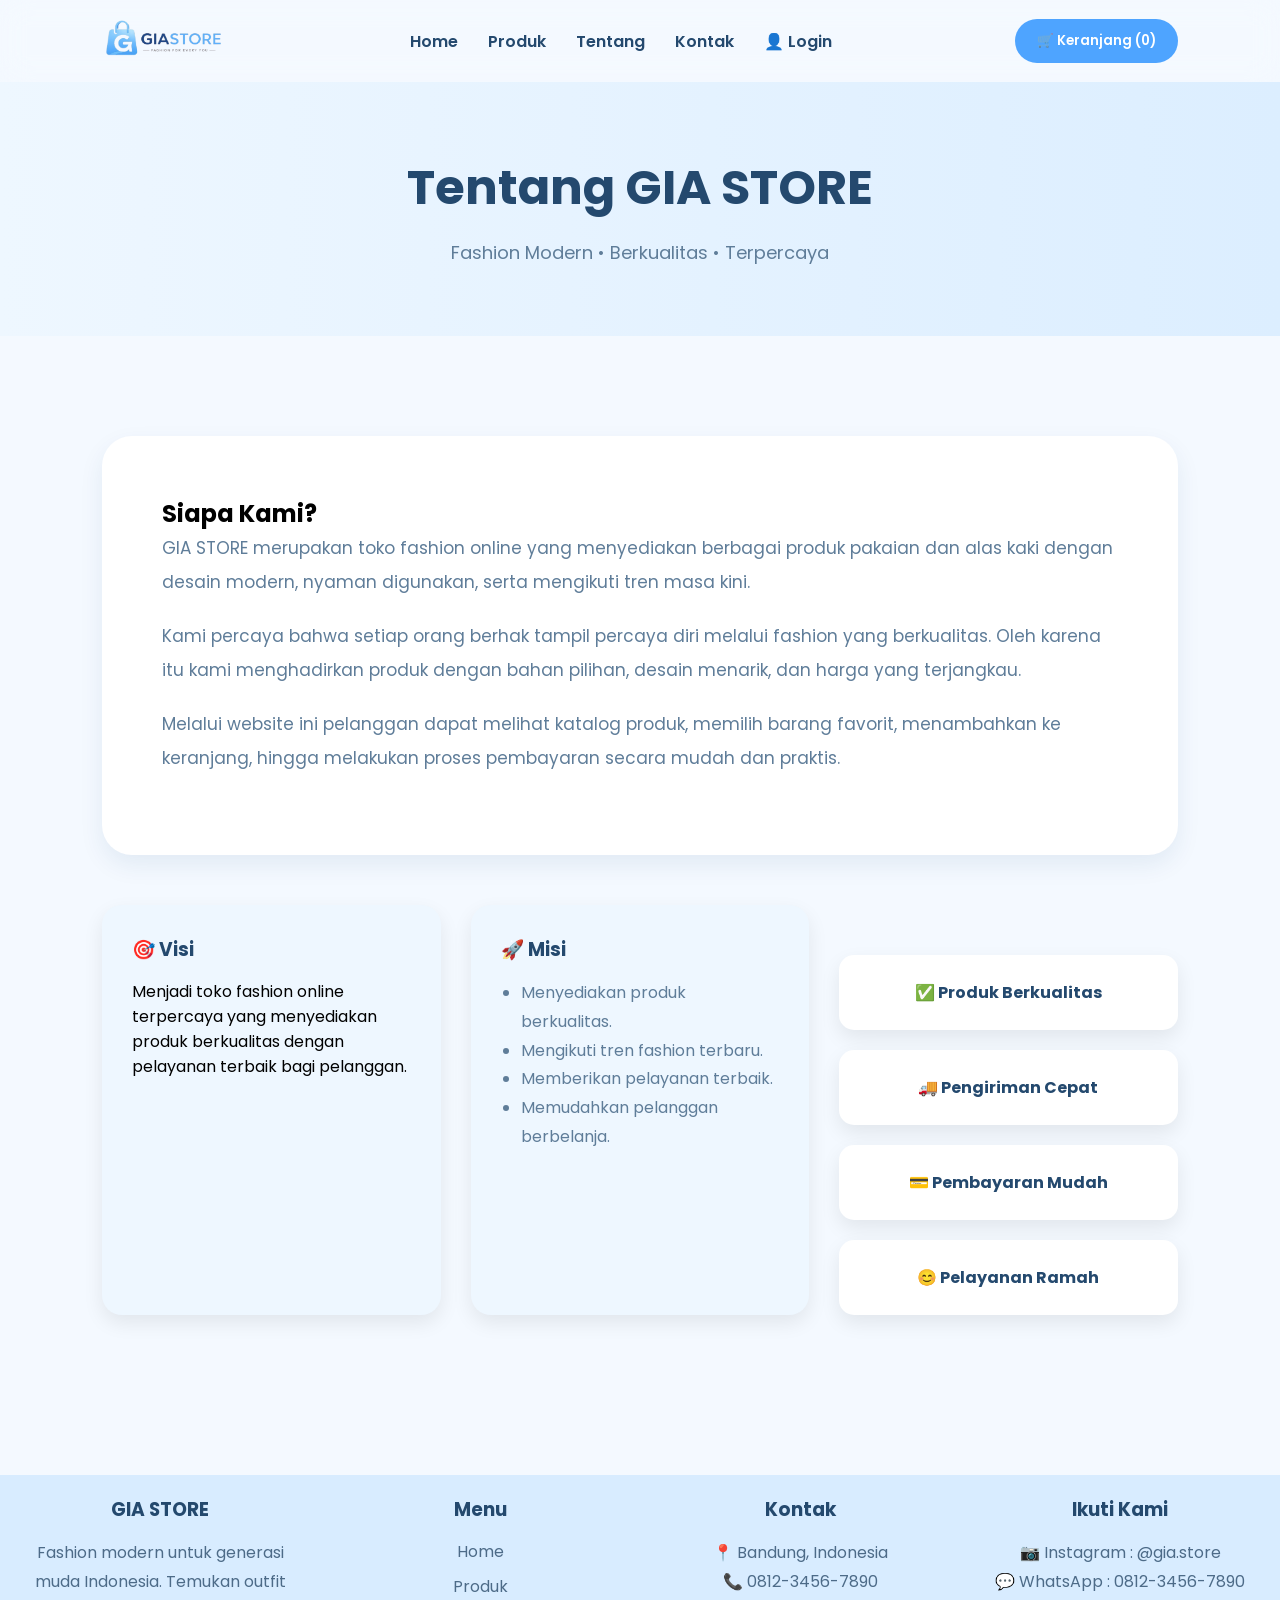
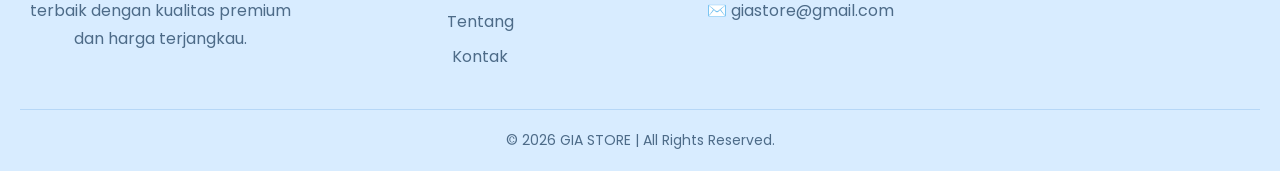
<file: tentang.html>
<!DOCTYPE html>
<html lang="id">
<head>

<meta charset="UTF-8">

<title>Tentang - GIA STORE</title>
<link rel="stylesheet" href="css/style.css">
<link rel="stylesheet" href="css/tentang.css">

</head>
<body>

<!-- NAVBAR -->
<nav class="navbar">

    <div class="logo">
    <img src="image/logo.png" alt="GIA STORE">
</div>
     <ul class="nav-links">
        <li><a href="index.html">Home</a></li>
        <li><a href="produk.html">Produk</a></li>
        <li><a href="tentang.html">Tentang</a></li>
        <li><a href="kontak.html">Kontak</a></li>
        <li id="adminMenu" style="display:none;"><a href="admin.html">👨‍💼 Admin Panel</a></li>
     <li class="user-menu">

    <button id="userBtn" class="user-btn">
        <span id="loginMenu">👤 Login</span>
    </button>

    <div class="user-dropdown" id="userDropdown">

        <a href="profile.html">👤 Profil Saya</a>
        <a href="orders.html">📦 Pesanan Saya</a>
        <a href="wishlist.html">❤️ Wishlist</a>

        <hr>

        <a href="login.html" onclick="logout()">🚪 Logout</a>

    </div>

</li>
</ul>

    <button class="cart-btn" onclick="toggleCart()">
    🛒 Keranjang (<span id="jumlah">0</span>)
</button>

</nav>

<section class="hero-about">

    <h1>Tentang GIA STORE</h1>

    <p>
        Fashion Modern • Berkualitas • Terpercaya
    </p>

</section>

<div id="cart" class="cart">

    <h2>🛒 Keranjang Belanja</h2>

    <div id="list"></div>

    <div class="total-box">

        <h3>Total : Rp <span id="total">0</span></h3>

<button class="checkout-btn" onclick="checkout()">
Bayar Sekarang
</button>

        <button class="close-cart" onclick="toggleCart()">
            Tutup
        </button>

    </div>

</div>


<!-- TENTANG -->
<section id="tentang">

    <div class="about-container">

       <h2>Siapa Kami?</h2>

        <p>
        GIA STORE merupakan toko fashion online yang menyediakan berbagai produk pakaian dan alas kaki dengan desain modern, nyaman digunakan, serta mengikuti tren masa kini.
        </p>

    <p>
    Kami percaya bahwa setiap orang berhak tampil percaya diri melalui fashion yang berkualitas. Oleh karena itu kami menghadirkan produk dengan bahan pilihan, desain menarik, dan harga yang terjangkau.
    </p>

    <p>
    Melalui website ini pelanggan dapat melihat katalog produk, memilih barang favorit, menambahkan ke keranjang, hingga melakukan proses pembayaran secara mudah dan praktis.
    </p>

    </div>

<div class="visi-misi">

    <div class="card">
        <h3>🎯 Visi</h3>

        <p>
            Menjadi toko fashion online terpercaya yang menyediakan produk berkualitas dengan pelayanan terbaik bagi pelanggan.
        </p>
    </div>

    <div class="card">

        <h3>🚀 Misi</h3>

        <ul>
            <li>Menyediakan produk berkualitas.</li>
            <li>Mengikuti tren fashion terbaru.</li>
            <li>Memberikan pelayanan terbaik.</li>
            <li>Memudahkan pelanggan berbelanja.</li>
        </ul>

    </div>

    <div class="keunggulan">

    <div>✅ Produk Berkualitas</div>

    <div>🚚 Pengiriman Cepat</div>

    <div>💳 Pembayaran Mudah</div>

    <div>😊 Pelayanan Ramah</div>

</div>

</div>
</section>

<script src="js/main.js"></script>
<script src="js/produk.js"></script>

<footer>

<div class="footer-container">

<div class="footer-box">

<h3>GIA STORE</h3>

<p>
Fashion modern untuk generasi muda Indonesia.
Temukan outfit terbaik dengan kualitas premium dan harga terjangkau.
</p>

</div>

<div class="footer-box">

<h3>Menu</h3>

<a href="index.html">Home</a>
<a href="produk.html">Produk</a>
<a href="tentang.html">Tentang</a>
<a href="kontak.html">Kontak</a>

</div>

<div class="footer-box">

<h3>Kontak</h3>

<p>📍 Bandung, Indonesia</p>

<p>📞 0812-3456-7890</p>

<p>✉️ giastore@gmail.com</p>

</div>

<div class="footer-box">

<h3>Ikuti Kami</h3>

<p>📷 Instagram : @gia.store</p>

<p>💬 WhatsApp : 0812-3456-7890</p>

</div>

</div>

<hr>

<p class="copyright">

© 2026 GIA STORE | All Rights Reserved.

</p>

</footer>
</body>
</html>
</file>
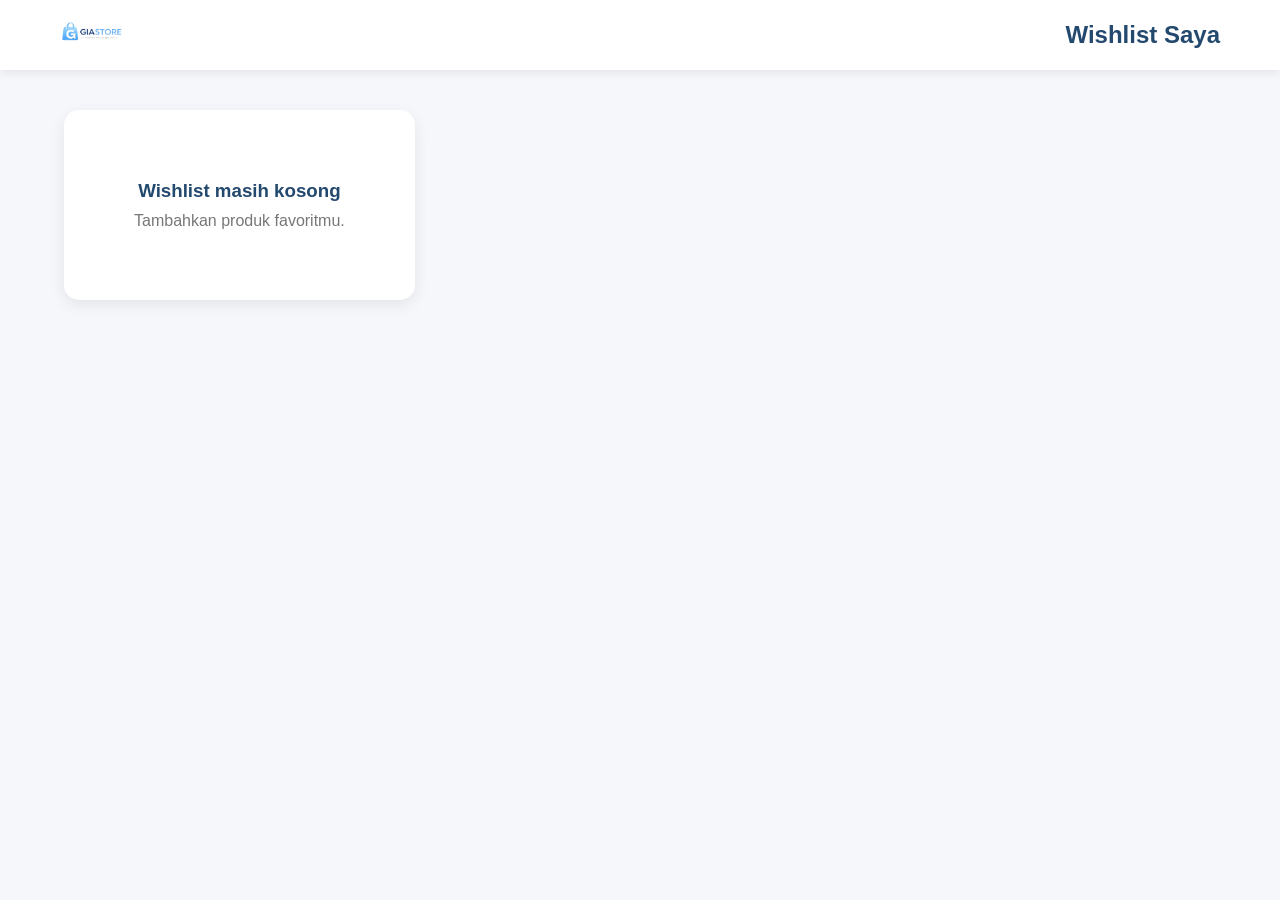
<file: wishlist.html>
<!DOCTYPE html>
<html lang="id">
<head>

<meta charset="UTF-8">

<title>Wishlist</title>

<link rel="stylesheet" href="css/profile.css">
<link rel="stylesheet" href="css/wishlist.css">

</head>

<body>

<header>

<a href="index.html" class="logo">

<img src="image/logo.png">

</a>

<h2>Wishlist Saya</h2>

</header>

<div class="container">

<div id="wishlistContainer">

</div>

</div>

<script src="js/wishlist.js"></script>

</body>
</html>
</file>
<file: css/style.css>
/* ========================= */
/* GLOBAL */
/* ========================= */
@import url('https://fonts.googleapis.com/css2?family=Poppins:wght@300;400;500;600;700&display=swap');
*{
    margin:0;
    padding:0;
    box-sizing:border-box;
    font-family:'Poppins', sans-serif;}

html{scroll-behavior:smooth;}
body{background:#f4f9ff;}

.navbar{
    position: sticky;
    top: 0;
    z-index: 999;
    display:flex;
    justify-content:space-between;
    align-items:center;
    padding:16px 8%;
    background:#6eb5ff(255,255,255,.88);
    backdrop-filter:blur(15px);
    -webkit-backdrop-filter:blur(15px);
    transition:.35s ease;
}

.navbar.scrolled{
    padding:12px 8%;
    box-shadow:0 10px 30px rgba(0,0,0,.08);
    background:#6eb5ff(255,255,255,.96);
}
/* LOGO */
.logo img{height:50px;vertical-align:middle;}
.logo{font-size:30px;font-weight:bold;color:#2c5d8a;}
.logo span{color:#6eb5ff;}

/* ===== NAVBAR LAYOUT ===== */

.navbar{
    display:flex;
    align-items:center;
    justify-content:space-between;
    padding:16px 8%;
}

.logo{
    display:flex;
    align-items:center;
}

.nav-links{
    display:flex;
    align-items:center;
    justify-content:center;
    gap:30px;
    list-style:none;
    flex:1;
    margin:0 40px;
    padding:0;
}

.nav-links li{
    list-style:none;
}

.nav-links a{
    display:block;
    text-decoration:none;
    color:#24496e;
    font-weight:600;
}

.cart-btn{
    flex-shrink:0;
}
.nav-center{
    flex:1;
    display:flex;
    justify-content:center;
}

.nav-links{
    flex:1;
    display:flex;
    justify-content:center;
    align-items:center;
    gap:30px;
    list-style:none;
    margin:0;
    padding:0;
}
.nav-links li{
    list-style:none;
}

.nav-links a{
    color:#24496e;
    text-decoration:none;
    font-weight:600;
    position:relative;
    transition:.3s;
}

.nav-links a::after{
    content:"";
    position:absolute;
    left:0;
    bottom:-6px;
    width:0;
    height:2px;
    background:#4EA4FF;
    transition:.3s;
}

.nav-links a:hover{
    color:#4EA4FF;
}

.nav-links a:hover::after{
    width:100%;
}
.menu-toggle{
    display:none;
    font-size:30px;
    cursor:pointer;
    color:#24496e;
}

/* ========================= */
/* HOME */
/* ========================= */

#home{min-height:100vh;display:flex;justify-content:space-between;align-items:center;padding:0 8%;background:linear-gradient(to right,#eef7ff,#dceeff);}

/* TEXT */
.home-text{width:50%;}
.home-text h1{font-size:60px;color:#24496e;margin-bottom:20px;}
.home-text p{color:#5f7d99;line-height:1.8;margin-bottom:30px;font-size:17px;}

/* BUTTON */
.home-text button{padding:14px 32px;border:none;border-radius:30px;background:#6eb5ff;color:white;font-size:16px;cursor:pointer;transition:0.3s;}
.home-text button:hover{background:#4ea4ff;}

/* ========================= */
/* BANNER */
/* ========================= */
.banner-card img{width:100%;height:100%;object-fit:cover;}
.banner{width:100%;display:flex;justify-content:center;}
.banner-card{width:100%;max-width:100%;height:100%;background:white;border-radius:30px;position:relative;overflow:hidden;box-shadow:0 10px 30px rgba(0,0,0,0.1);}
.banner-card img{

transition:.5s;

}

.banner-card:hover img{

transform:scale(1.05);

}

.best-seller{
    display:inline-block;
    background:linear-gradient(135deg,#ff8a00,#ff4d4d);
    color:#fff;
    padding:6px 12px;
    border-radius:20px;
    font-size:12px;
    font-weight:600;
    margin-bottom:10px;
    box-shadow:0 4px 12px rgba(255,77,77,.3);
}

.lihat-semua{
    text-align:center;
    margin-top:40px;
}

.btn-lihat{
    display:inline-block;
    padding:14px 28px;
    background:#4EA4FF;
    color:#fff;
    text-decoration:none;
    border-radius:30px;
    font-weight:600;
    transition:.3s;
}

.btn-lihat:hover{
    background:#2f8ef5;
    transform:translateY(-3px);
}

/*KERANJANG*/

   .cart{
    position:fixed;
    top:90px;
    right:-380px;
    width:350px;
    max-height:500px;
    background:#ffffff;
    border-radius:20px 0 0 20px;
    box-shadow:0 8px 25px rgba(0,0,0,.1);
    padding:20px;
    transition:.3s;
    overflow-y:auto;
    z-index:999;
}

.cart-btn{
    background:#4EA4FF;
    color:white;
    border:none;
    padding:12px 22px;
    border-radius:30px;
    cursor:pointer;
    font-weight:600;
    transition:.3s;
}

.cart-btn:hover{
    transform:translateY(-2px);
    box-shadow:0 10px 25px rgba(78,164,255,.35);
}

.cart.show{
    right:20px;
}

.cart h2{
    color:#24496e;
    margin-bottom:15px;
}

.close-cart{
    width:100%;
    padding:12px;
    margin-top:15px;
    border:none;
    border-radius:12px;
    background:#6eb5ff;
    color:white;
    font-size:15px;
    font-weight:bold;
    cursor:pointer;
    transition:.3s;
}

.close-cart:hover{
    background:#4ea4ff;
}

.checkout-btn{
    width:100%;
    padding:12px;
    margin-top:15px;
    border:none;
    border-radius:12px;
    background:#2c5d8a;
    color:white;
    font-size:15px;
    font-weight:bold;
    cursor:pointer;
    transition:.3s;
}

.checkout-btn:hover{
    background:#24496e;
}

.cart input,
.cart select{
    width:100%;
    padding:10px;
    margin:8px 0;
    border:1px solid #cfdff0;
    border-radius:10px;
    outline:none;
    font-size:14px;
}

.cart input:focus,
.cart select:focus{
    border-color:#6eb5ff;
}

.item{
    display:flex;
    align-items:center;
    gap:15px;
    background:#ffffff;
    border-radius:15px;
    padding:12px;
    margin-bottom:15px;
    box-shadow:0 5px 15px rgba(0,0,0,.08);
}

.item b{
    color:#24496e;
}

.item button{
    background:#6eb5ff;
    color:white;
    border:none;
    padding:8px 15px;
    border-radius:10px;
    cursor:pointer;
    transition:.3s;
}

.item button:hover{
    background:#4ea4ff;
}
.total-box{
    margin-top:20px;
    padding-top:15px;
    border-top:2px solid #d8ecff;
    color:#24496e;
    font-weight:bold;
}

.features{
    padding:80px 8%;
    background:white;
    text-align:center;
}

.features h2{
    color:#24496e;
    font-size:38px;
    margin-bottom:50px;
}

.feature-container{
    display:grid;
    grid-template-columns:repeat(auto-fit,minmax(220px,1fr));
    gap:30px;
}

.feature-card{
    background:#f8fbff;
    border-radius:20px;
    padding:35px 25px;
    transition:.3s;
    box-shadow:0 5px 20px rgba(0,0,0,.08);
}

.feature-card:hover{
    transform:translateY(-8px);
}

.feature-card h3{
    font-size:45px;
}

.feature-card h4{
    color:#24496e;
    margin:15px 0;
}

.feature-card p{
    color:#6483a0;
}

footer{
    background:#D8ECFF;
    color:#24496e;
    margin-top:70px;
    padding:50px 8% 20px;
}

.footer-container{
    display:grid;
    grid-template-columns:repeat(auto-fit,minmax(220px,1fr));
    gap:40px;
}

.footer-box h3{
    margin-bottom:15px;
    color:#24496e;
}

.footer-box p{
    line-height:1.8;
    color:#4d6b88;
}

.footer-box a{
    display:block;
    text-decoration:none;
    color:#4d6b88;
    margin-bottom:10px;
    transition:.3s;
}

.footer-box a:hover{
    color:#4EA4FF;
}

footer hr{
    margin:30px 0 20px;
    border:none;
    border-top:1px solid #b6d7f7;
}

.copyright{
    text-align:center;
    font-size:14px;
    color:#4d6b88;
}

.profile-menu{
    position:relative;
}

.dropdown{
    display:none;
    position:absolute;
    top:45px;
    right:0;
    width:180px;
    background:#fff;
    border-radius:12px;
    box-shadow:0 10px 25px rgba(0,0,0,.15);
    overflow:hidden;
    z-index:999;
}

.dropdown a{
    display:block;
    padding:12px 15px;
    color:#24496e;
    text-decoration:none;
    transition:.3s;
}

.dropdown a:hover{
    background:#eef7ff;
}

/* ========================= */
/* USER DROPDOWN */
/* ========================= */

.user-menu{

    position:relative;

}

.user-btn{

    display:flex;
    align-items:center;
    gap:8px;

    border:none;
    background:none;

    cursor:pointer;

    font-size:15px;
    font-weight:500;

}

.user-btn{
    display:flex;
    align-items:center;
    gap:8px;

    border:none;
    background:none;
    cursor:pointer;

    color:#24496e;
    font-weight:600;
    font-size:16px;

    position:relative;
    transition:.3s;
}

.user-btn::after{
    content:"";
    position:absolute;
    left:0;
    bottom:-6px;
    width:0;
    height:2px;
    background:#4EA4FF;
    transition:.3s;
}

.user-btn:hover{
    color:#4EA4FF;
}

.user-btn:hover::after{
    width:100%;
}

.user-dropdown{

    position:absolute;

    top:55px;
    right:0;

    width:220px;

    background:#fff;

    border-radius:15px;

    box-shadow:0 10px 30px rgba(0,0,0,.15);

    overflow:hidden;

    opacity:0;
    visibility:hidden;

    transform:translateY(15px) scale(.98);

    transition:.3s;

    z-index:999;

}

.user-dropdown.show{

    opacity:1;
    visibility:visible;

    transform:translateY(0) scale(1);

}

.user-dropdown a{

    display:block;

    padding:14px 18px;

    text-decoration:none;

    color:#333;

    transition:.2s;

}

.user-dropdown a:hover{

    background:#f3f7ff;

    color:#4EA4FF;

}

.user-dropdown hr{

    border:none;

    border-top:1px solid #eee;

}

.user-btn i:last-child{

    transition:.3s;

}

.user-dropdown.show + .user-btn{

    transform:rotate(180deg);

}

/* ========================= */
/* RESPONSIVE */
/* ========================= */

@media(max-width:768px){

/* Navbar */
.navbar{
    display:flex;
    justify-content:space-between;
    align-items:center;
    flex-wrap:wrap;
    padding:15px 20px;
}

.menu-toggle{
    display:block;
    font-size:30px;
    cursor:pointer;
    color:#24496e;
}

.nav-links{
    display:none;
    flex-direction:column;
    width:100%;
    background:#D8ECFF;
    margin-top:15px;
    padding:15px 0;
}

.nav-links.active{
    display:flex;
}

.nav-links li{
    width:100%;
    text-align:center;
}

.nav-links li a{
    display:block;
    padding:12px;
}
/* Home */

#home{
    flex-direction:column;
    padding:40px 20px;
    text-align:center;
}

.home-text{
    width:100%;
}

.home-text h1{
    font-size:34px;
}

.home-text p{
    font-size:15px;
}

.banner{
    width:100%;
    margin-top:30px;
}

.banner-card{
    border-radius:20px;
}

.banner-card img{
    height:auto;
}

/* Produk */

#produk{
    padding:50px 20px;
}

.product-container{
    grid-template-columns:1fr;
}

.product-card{
    width:100%;
}

/* Keranjang */

.cart{
    width:95%;
    right:-100%;
    top:70px;
}

.cart.show{
    right:10px;
}

/* Footer */

.footer-container{
    grid-template-columns:1fr;
    text-align:center;
}

.footer-box{
    margin-bottom:20px;
}

}

/* ===========================
   LOADING SCREEN
=========================== */

#loader{
    position:fixed;
    top:0;
    left:0;
    width:100%;
    height:100%;
    background:#ffffff;
    display:flex;
    justify-content:center;
    align-items:center;
    z-index:99999;
    transition:opacity .5s ease, visibility .5s;
}

#loader.hide{
    opacity:0;
    visibility:hidden;
}

.loader-content{
    text-align:center;
}

.loader-content img{
    width:90px;
    margin-bottom:20px;
    animation:logoFloat 2s infinite ease-in-out;
}

.loader-content h2{
    color:#24496e;
    margin-bottom:20px;
}

.loader-content p{
    margin-top:15px;
    color:#777;
}

.spinner{
    width:55px;
    height:55px;
    border:5px solid #d9ecff;
    border-top:5px solid #4EA4FF;
    border-radius:50%;
    animation:spin .8s linear infinite;
    margin:auto;
}

@keyframes spin{

    100%{
        transform:rotate(360deg);
    }

}

@keyframes logoFloat{

    0%,100%{
        transform:translateY(0);
    }

    50%{
        transform:translateY(-8px);
    }

}
</file>
<file: css/produk.css>
/* ========================= */
/* GLOBAL */
/* ========================= */

* {margin:0;
    padding:0;
    box-sizing:border-box;
}
html{scroll-behavior:smooth;}
body{background:#f4f9ff;}

/* ========================= */
/* PRODUK */
/* ========================= */

.product-image{height:300px;overflow:hidden;}
.product-image img{width:100%;height:100%;object-fit:cover;}
#produk{padding:80px 8%;}
.section-title{text-align:center;margin-bottom:50px;}
.section-title h2{font-size:42px;color:#2c5d8a;margin-bottom:10px;}
.section-title p{color:#6483a0;}

/* GRID PRODUK */
.product-container{display:grid;grid-template-columns:repeat(auto-fit,minmax(250px,1fr));gap:40px;}

/* CARD */
.product-card{background:white;border-radius:20px;overflow:hidden;box-shadow:0 8px 20px rgba(0,0,0,0.08);transition:0.3s;}
.product-card:hover{transform:translateY(-8px);}

/* WARNA */
.blue1{background:linear-gradient(135deg,#dbeeff,#8fc7ff);}
.blue2{background:linear-gradient(135deg,#cde7ff,#78bfff);}
.blue3{background:linear-gradient(135deg,#dff2ff,#93ccff);}

/* INFO */
.product-info{padding:22px;}
.product-info h3{color:#24496e;margin-bottom:10px;}
.product-info p{color:#6d86a0;line-height:1.6;margin-bottom:15px;font-size:14px;}
.price{display:block;color:#4ea4ff;font-size:20px;font-weight:bold;margin-bottom:20px;}
.rating{display:flex;align-items:center;gap:6px;margin-bottom:12px;font-size:14px;}
.stars{color:#FFD700;font-size:16px;}
.score{color:#24496e;font-weight:bold;}
.sold{color:#7d8fa3;font-size:13px;}
.add-to-cart { background: #007bff; color: white; border: none; width: 100%; }

/* BUTTON */
.product-info button{
    width:100%;
    padding:13px;
    border:none;
    border-radius:12px;
    background:#6eb5ff;
    color:white;
    cursor:pointer;
    transition:.3s;
    font-size:15px;
}

.product-info button:hover{
    background:#4ea4ff;
}


.filter-box{
    display:flex;
    justify-content:center;
    align-items:center;
    gap:18px;
    margin-bottom:45px;
    flex-wrap:wrap;
}

.filter-box input,
.filter-box select{

    padding:14px 18px;
    border:2px solid #d8ecff;
    border-radius:12px;
    font-size:15px;
    background:white;
    color:#24496e;
    outline:none;
    width:260px;
    transition:.3s;
    cursor:pointer;

}

.filter-box input:focus,
.filter-box select:focus{

    border-color:#6eb5ff;
    box-shadow:0 0 10px rgba(110,181,255,.3);

}

.product-rating{
    display:flex;
    align-items:center;
    gap:6px;
    margin:8px 0;
    font-size:14px;
    flex-wrap:wrap;
}

.stars{
    color:#f4b400;
    letter-spacing:1px;
}

.rating-score{
    color:#555;
    font-weight:600;
}

.sold{
    color:#777;
    font-size:13px;
}


/* ========================= */
/* RESPONSIVE */
/* ========================= */

@media(max-width:768px){
    
    .product-image{
    height:240px;
}

.product-image img{
    width:100%;
    height:100%;
    object-fit:cover;
}

/* Produk */

#produk{
    padding:50px 20px;
}

.product-container{
    grid-template-columns:1fr;
}

.product-card{
    width:100%;
}



}
</file>
<file: css/admin.css>
body{
    background:#f4f9ff;
    font-family:'Poppins',sans-serif;
}

.dashboard{
    display:flex;
    min-height:100vh;
}

.sidebar{
    width:250px;
    background:#24496e;
    color:white;
    padding:30px 20px;
}

.sidebar img{
    width:90px;
    display:block;
    margin:0 auto 15px;
}

.sidebar h2{
    text-align:center;
    margin-bottom:40px;
}

.sidebar ul{
    list-style:none;
}

.sidebar li{
    padding:15px;
    margin-bottom:10px;
    border-radius:12px;
    cursor:pointer;
    transition:.3s;
}

.sidebar li:hover,
.sidebar .active{
    background:#4ea4ff;
}

.content{
    flex:1;
    padding:35px;
}

.topbar{
    display:flex;
    justify-content:space-between;
    align-items:center;
    margin-bottom:30px;
}

.topbar button{
    background:#4ea4ff;
    color:white;
    border:none;
    padding:12px 20px;
    border-radius:10px;
    cursor:pointer;
}

.cards{
    display:grid;
    grid-template-columns:repeat(3,1fr);
    gap:20px;
    margin-bottom:30px;
}

.card{
    background:white;
    padding:25px;
    border-radius:18px;
    box-shadow:0 5px 15px rgba(0,0,0,.08);
}

.card h3{
    color:#6483a0;
    margin-bottom:10px;
}

.card h1{
    color:#6483a0;
}

table{
    width:100%;
    background:white;
    border-collapse:collapse;
    border-radius:15px;
    overflow:hidden;
    box-shadow:0 5px 15px rgba(0,0,0,.08);
}

th{
    background:#4ea4ff;
    color:white;
    padding:15px;
}

td{
    padding:15px;
    text-align:center;
}

tr:nth-child(even){
    background:#f8fbff;
}

.edit{
    background:#ffc107;
    color:#fff;
    border:none;
    padding:8px 14px;
    border-radius:8px;
    cursor:pointer;
    display:inline-block;
    width:auto;
}

.delete{
    background:#dc3545;
    color:#fff;
    border:none;
    padding:8px 14px;
    border-radius:8px;
    cursor:pointer;
    display:inline-block;
    width:auto;
}

/* ========================= */
/* MODAL TAMBAH PRODUK */
/* ========================= */

.modal{
    display:none;
    position:fixed;
    top:0;
    left:0;
    width:100%;
    height:100%;
    background:rgba(0,0,0,.4);
    justify-content:center;
    align-items:center;
    z-index:9999;
}

.modal-content{
    width:420px;
    background:white;
    border-radius:20px;
    padding:30px;
}

.modal-content h2{
    color:#24496e;
    margin-bottom:20px;
    text-align:center;
}

.modal-content input,
.modal-content select{
    width:100%;
    padding:13px;
    margin-bottom:15px;
    border:2px solid #d8ecff;
    border-radius:10px;
    outline:none;
    font-size:15px;
}

.modal-content input:focus,
.modal-content select:focus{
    border-color:#4ea4ff;
}

.modal-content button{
    width:100%;
    padding:14px;
    border:none;
    border-radius:10px;
    background:#4ea4ff;
    color:white;
    font-size:15px;
    cursor:pointer;
    transition:.3s;
}

.modal-content button:hover{
    background:#2c5d8a;
}

.dashboard-cards{
    display:grid;
    grid-template-columns:repeat(auto-fit,minmax(220px,1fr));
    gap:20px;
    margin-top:30px;
}

.card{
    background:#fff;
    border-radius:15px;
    padding:25px;
    box-shadow:0 10px 25px rgba(0,0,0,.08);
    transition:.3s;
}

.card:hover{
    transform:translateY(-5px);
}

.card h3{
    margin-bottom:15px;
}

.card span{
    font-size:32px;
    font-weight:bold;
    color:#4EA4FF;
}

.quick-action{
    margin-top:35px;
    display:flex;
    gap:15px;
}

.quick-action button{

    padding:12px 24px;

    border:none;

    border-radius:10px;

    cursor:pointer;

    background:#4EA4FF;

    color:white;

    font-weight:bold;
}

@media(max-width:768px){

.dashboard{
    flex-direction:column;
}

.sidebar{
    width:100%;
}

.cards{
    grid-template-columns:1fr;
}

.topbar{
    flex-direction:column;
    gap:15px;
}

table{
    font-size:14px;
}

}
</file>
<file: css/kontak.css>
#kontak{
    padding:100px 8%;
}

.contact-container{
    background:white;
    border-radius:30px;
    padding:60px;
    box-shadow:0 10px 25px rgba(0,0,0,0.08);
}

.contact-container h1{
    color:#2c5d8a;
    font-size:50px;
    margin-bottom:20px;
}

.contact-container p{
    color:#5f7d99;
    margin-bottom:40px;
}

.contact-wrapper{
    display:grid;
    grid-template-columns:1fr 1.4fr;
    gap:40px;
}

.contact-info{
    background:#eef7ff;
    border-radius:25px;
    padding:35px;
}

.contact-info h2{
    color:#24496e;
    margin-bottom:20px;
}

.info-item{
    background:white;
    padding:18px;
    margin-bottom:15px;
    border-radius:15px;
    box-shadow:0 5px 15px rgba(0,0,0,.08);
}

/* FORM */
.contact-form{
    display:flex;
    flex-direction:column;
    gap:20px;
}

.contact-form input,
.contact-form textarea{
    padding:16px;
    border-radius:12px;
    border:1px solid #c8e2ff;
    outline:none;
    font-size:15px;
}

.contact-form button{
    padding:15px;
    border:none;
    border-radius:12px;
    background:#6eb5ff;
    color:white;
    font-size:16px;
    cursor:pointer;
    transition:0.3s;
}

.contact-form button:hover{
    background:#4ea4ff;
}

.hero-contact{
    background:linear-gradient(to right,#eef7ff,#dceeff);
    text-align:center;
    padding:70px 20px;
}

.hero-contact h1{
    font-size:48px;
    color:#24496e;
    margin-bottom:15px;
}

.hero-contact p{
    color:#6483a0;
    font-size:18px;
}

/* RESPONSIVE */
@media(max-width:768px){

    .navbar{
        flex-direction:column;
        gap:15px;
    }

    .nav-links{
        gap:15px;
    }

    .contact-container{
        padding:35px;
    }

    .contact-container h1{
        font-size:36px;
    }

}
</file>
<file: css/login.css>
*{
    margin:0;
    padding:0;
    box-sizing:border-box;
    font-family:"Poppins", Arial, sans-serif;
}


body{

    min-height:100vh;

    display:flex;

    justify-content:center;

    align-items:center;

    background:#eaf6ff;

}


/* Container utama */

.login-container{

    width:900px;

    min-height:520px;

    display:flex;

    background:white;

    border-radius:20px;

    overflow:hidden;

    box-shadow:0 20px 50px rgba(90,160,220,0.18);

}


/* Sisi brand */

.login-left{

    width:45%;

    background:linear-gradient(135deg,#87ceeb,#5bb8e8);

    display:flex;

    flex-direction:column;

    justify-content:center;

    align-items:center;

    text-align:center;

    color:white;

}


.login-left img{

    width:130px;

    margin-bottom:25px;

}


.login-left h1{

    font-size:38px;

    letter-spacing:4px;

    font-weight:600;

}


.login-left p{

    margin-top:12px;

    font-size:15px;

    letter-spacing:1px;

}



/* Form */

.login-right{

    width:55%;

    display:flex;

    justify-content:center;

    align-items:center;

}


.login-box{

    width:350px;

}


.login-box h2{

    font-size:30px;

    color:#164863;

    margin-bottom:8px;

}


.login-box p{

    color:#718096;

    margin-bottom:30px;

}



/* Role */

.role-box{

    display:flex;

    gap:12px;

    margin-bottom:25px;

}


.role-btn{

    flex:1;

    padding:11px;

    border-radius:30px;

    border:1px solid #b9ddf5;

    background:white;

    color:#4682a9;

    cursor:pointer;

}


.role-btn.active{

    background:#5bb8e8;

    color:white;

    border-color:#5bb8e8;

}



/* Input */

.login-box input{

    width:100%;

    padding:14px;

    margin-bottom:16px;

    border:1px solid #cce7f8;

    border-radius:10px;

}


.login-box input:focus{

    outline:none;

    border-color:#5bb8e8;

}



/* Tombol login */

.login-btn{

    width:100%;

    padding:14px;

    border:none;

    border-radius:30px;

    background:#5bb8e8;

    color:white;

    font-size:15px;

    letter-spacing:1px;

    cursor:pointer;

}


.login-btn:hover{

    background:#3da3d6;

}


@media(max-width:700px){

    .login-container{

        width:90%;

        flex-direction:column;

    }


    .login-left,
    .login-right{

        width:100%;

        padding:35px;

    }

}
</file>
<file: css/profile.css>
*{
    margin:0;
    padding:0;
    box-sizing:border-box;
    font-family:'Poppins',sans-serif;
}

body{
    background:#f5f7fb;
}

/* HEADER */

header{
    width:100%;
    height:70px;
    background:#fff;
    display:flex;
    justify-content:space-between;
    align-items:center;
    padding:0 60px;
    box-shadow:0 3px 10px rgba(0,0,0,.08);
}

.logo img{
    width:65px;
}

nav{
    display:flex;
    gap:30px;
}

nav a{
    text-decoration:none;
    color:#333;
    font-weight:500;
    transition:.3s;
}

nav a:hover{
    color:#4EA4FF;
}

/* CONTAINER */

.container{
    width:90%;
    margin:40px auto;
    display:flex;
    gap:30px;
}

/* SIDEBAR */

.sidebar{
    width:270px;
    background:#fff;
    border-radius:15px;
    padding:30px;
    box-shadow:0 5px 15px rgba(0,0,0,.08);
    text-align:center;
}

.avatar{
    width:100px;
    height:100px;
    border-radius:50%;
    object-fit:cover;
    margin-bottom:15px;
}

.sidebar h3{
    margin-bottom:5px;
    color:#24496e;
}

.sidebar p{
    color:#777;
    font-size:14px;
    margin-bottom:25px;
}

.sidebar ul{
    list-style:none;
}

.sidebar li{
    padding:15px;
    margin-bottom:10px;
    border-radius:10px;
    cursor:pointer;
    transition:.3s;
    text-align:left;
}

.sidebar li i{
    width:25px;
}

.sidebar li:hover,
.sidebar .active{
    background:#4EA4FF;
    color:white;
}

/* CONTENT */

.content{
    flex:1;
    background:#fff;
    border-radius:15px;
    padding:35px;
    box-shadow:0 5px 15px rgba(0,0,0,.08);
}

.content h2{
    margin-bottom:25px;
    color:#24496e;
}

/* FORM */

.form{
    display:flex;
    flex-direction:column;
}

.form label{
    margin:10px 0 5px;
    font-weight:600;
}

.form input,
.form textarea{
    padding:12px;
    border:1px solid #ddd;
    border-radius:10px;
    outline:none;
    font-size:15px;
}

.form textarea{
    height:120px;
    resize:none;
}

.form input:focus,
.form textarea:focus{
    border-color:#4EA4FF;
}

.form button{
    margin-top:25px;
    padding:14px;
    background:#4EA4FF;
    color:white;
    border:none;
    border-radius:10px;
    cursor:pointer;
    font-size:16px;
    transition:.3s;
}

.form button:hover{
    background:#2f7cd6;
}

/* PESANAN */

.card-order{
    background:#fff;
    border-left:5px solid #4EA4FF;
    padding:20px;
    margin-bottom:20px;
    border-radius:12px;
    box-shadow:0 4px 12px rgba(0,0,0,.08);
}

.card-order h3{
    color:#24496e;
    margin-bottom:10px;
}

.card-order p{
    margin:5px 0;
}

/* WISHLIST */

#wishlistContainer{
    display:grid;
    grid-template-columns:repeat(auto-fill,minmax(220px,1fr));
    gap:20px;
}

.card-produk{
    background:#fff;
    border-radius:15px;
    overflow:hidden;
    box-shadow:0 5px 15px rgba(0,0,0,.08);
    transition:.3s;
}

.card-produk:hover{
    transform:translateY(-5px);
}

.card-produk img{
    width:100%;
    height:250px;
    object-fit:cover;
}

.card-produk h4{
    margin:15px;
    color:#24496e;
}

.card-produk p{
    margin:0 15px 15px;
    color:#4EA4FF;
    font-weight:bold;
}

.card-produk button{
    width:90%;
    margin:0 5% 20px;
    padding:12px;
    border:none;
    border-radius:10px;
    background:#4EA4FF;
    color:white;
    cursor:pointer;
    transition:.3s;
}

.card-produk button:hover{
    background:#2f7cd6;
}

/* EMPTY */

.empty{
    background:#fff;
    padding:60px;
    text-align:center;
    border-radius:15px;
    box-shadow:0 5px 15px rgba(0,0,0,.08);
}

.empty h3{
    color:#24496e;
    margin-bottom:10px;
}

.empty p{
    color:#777;
}

/* RESPONSIVE */

@media(max-width:768px){

    header{
        padding:20px;
        flex-direction:column;
        height:auto;
        gap:15px;
    }

    nav{
        flex-wrap:wrap;
        justify-content:center;
    }

    .container{
        flex-direction:column;
    }

    .sidebar{
        width:100%;
    }

}
</file>
<file: css/orders.css>
*{
    margin:0;
    padding:0;
    box-sizing:border-box;
    font-family:'Poppins',sans-serif;
}

body{
    background:#f5f7fb;
}

/* HEADER */

header{
    width:100%;
    height:70px;
    background:#fff;
    display:flex;
    justify-content:space-between;
    align-items:center;
    padding:0 60px;
    box-shadow:0 3px 10px rgba(0,0,0,.08);
}

.logo img{
    width:65px;
}

nav{
    display:flex;
    gap:30px;
}

nav a{
    text-decoration:none;
    color:#333;
    font-weight:500;
    transition:.3s;
}

nav a:hover{
    color:#4EA4FF;
}

/* CONTAINER */

.container{
    width:90%;
    margin:40px auto;
    display:flex;
    gap:30px;
}

/* SIDEBAR */

.sidebar{
    width:270px;
    background:#fff;
    border-radius:15px;
    padding:30px;
    box-shadow:0 5px 15px rgba(0,0,0,.08);
    text-align:center;
}

.avatar{
    width:100px;
    height:100px;
    border-radius:50%;
    object-fit:cover;
    margin-bottom:15px;
}

.sidebar h3{
    margin-bottom:5px;
    color:#24496e;
}

.sidebar p{
    color:#777;
    font-size:14px;
    margin-bottom:25px;
}

.sidebar ul{
    list-style:none;
}

.sidebar li{
    padding:15px;
    margin-bottom:10px;
    border-radius:10px;
    cursor:pointer;
    transition:.3s;
    text-align:left;
}

.sidebar li i{
    width:25px;
}

.sidebar li:hover,
.sidebar .active{
    background:#4EA4FF;
    color:white;
}

/* CONTENT */

.content{
    flex:1;
    background:#fff;
    border-radius:15px;
    padding:35px;
    box-shadow:0 5px 15px rgba(0,0,0,.08);
}

.content h2{
    margin-bottom:25px;
    color:#24496e;
}

/* FORM */

.form{
    display:flex;
    flex-direction:column;
}

.form label{
    margin:10px 0 5px;
    font-weight:600;
}

.form input,
.form textarea{
    padding:12px;
    border:1px solid #ddd;
    border-radius:10px;
    outline:none;
    font-size:15px;
}

.form textarea{
    height:120px;
    resize:none;
}

.form input:focus,
.form textarea:focus{
    border-color:#4EA4FF;
}

.form button{
    margin-top:25px;
    padding:14px;
    background:#4EA4FF;
    color:white;
    border:none;
    border-radius:10px;
    cursor:pointer;
    font-size:16px;
    transition:.3s;
}

.form button:hover{
    background:#2f7cd6;
}

/* PESANAN */

.card-order{
    background:#fff;
    border-left:5px solid #4EA4FF;
    padding:20px;
    margin-bottom:20px;
    border-radius:12px;
    box-shadow:0 4px 12px rgba(0,0,0,.08);
}

.card-order h3{
    color:#24496e;
    margin-bottom:10px;
}

.card-order p{
    margin:5px 0;
}

/* WISHLIST */

#wishlistContainer{
    display:grid;
    grid-template-columns:repeat(auto-fill,minmax(220px,1fr));
    gap:20px;
}

.card-produk{
    background:#fff;
    border-radius:15px;
    overflow:hidden;
    box-shadow:0 5px 15px rgba(0,0,0,.08);
    transition:.3s;
}

.card-produk:hover{
    transform:translateY(-5px);
}

.card-produk img{
    width:100%;
    height:250px;
    object-fit:cover;
}

.card-produk h4{
    margin:15px;
    color:#24496e;
}

.card-produk p{
    margin:0 15px 15px;
    color:#4EA4FF;
    font-weight:bold;
}

.card-produk button{
    width:90%;
    margin:0 5% 20px;
    padding:12px;
    border:none;
    border-radius:10px;
    background:#4EA4FF;
    color:white;
    cursor:pointer;
    transition:.3s;
}

.card-produk button:hover{
    background:#2f7cd6;
}

/* EMPTY */

.empty{
    background:#fff;
    padding:60px;
    text-align:center;
    border-radius:15px;
    box-shadow:0 5px 15px rgba(0,0,0,.08);
}

.empty h3{
    color:#24496e;
    margin-bottom:10px;
}

.empty p{
    color:#777;
}

/* RESPONSIVE */

@media(max-width:768px){

    header{
        padding:20px;
        flex-direction:column;
        height:auto;
        gap:15px;
    }

    nav{
        flex-wrap:wrap;
        justify-content:center;
    }

    .container{
        flex-direction:column;
    }

    .sidebar{
        width:100%;
    }

}
</file>
<file: css/payment.css>
*{
    margin:0;
    padding:0;
    box-sizing:border-box;
    font-family:'Poppins',sans-serif;
}

body{
    background:#f5f2ff;
}

/* Header */
header{
    background:#D8ECFF;
    color:white;
    padding:18px 8%;
    display:flex;
    justify-content:space-between;
    align-items:center;
    box-shadow:0 5px 15px rgba(0,0,0,.2);
}

.logo{
    font-size:28px;
    font-weight:bold;
}

.logo img{
height:50px;
}

header a{
    color:blue;
    text-decoration:none;
    font-size:18px;
}

/* Container */
.container{
    max-width:1000px;
    margin:40px auto;
    display:grid;
    grid-template-columns:2fr 1fr;
    gap:30px;
}

/* Card */
.card{
    background:white;
    padding:25px;
    border-radius:15px;
    box-shadow:0 10px 25px rgba(0,0,0,.1);
}

.card h2{
    color:#4EA4FF ;
    margin-bottom:20px;
}

/* Form */

.input-group{
    margin-bottom:15px;
}

label{
    display:block;
    margin-bottom:6px;
    font-weight:600;
}

input, textarea, select{
    width:100%;
    padding:12px;
    border:1px solid #ccc;
    border-radius:8px;
    outline:none;
}

textarea{
    resize:none;
}

/* Produk */

.product{
    display:flex;
    justify-content:space-between;
    margin-bottom:15px;
    border-bottom:1px solid #ddd;
    padding-bottom:10px;
}

/* Total */

.total{
    display:flex;
    justify-content:space-between;
    font-size:20px;
    font-weight:bold;
    margin-top:20px;
    color:black;
}

button{
    width:100%;
    margin-top:25px;
    padding:14px;
    border:none;
    border-radius:10px;
    background:#4EA4FF;
    color:white;
    font-size:18px;
    cursor:pointer;
    transition:.3s;
}

button:hover{
background:#D8ECFF;
}

/* ========================= */
/* LOADING */
/* ========================= */

#loading{
    display:none;
    position:fixed;
    top:0;
    left:0;
    width:100%;
    height:100%;
    background:rgba(255,255,255,0.9);
    justify-content:center;
    align-items:center;
    flex-direction:column;
    z-index:9999;
}

.loader{
    width:60px;
    height:60px;
    border:6px solid #d8ecff;
    border-top:6px solid #4ea4ff;
    border-radius:50%;
    animation:spin 1s linear infinite;
}

@keyframes spin{
    100%{
        transform:rotate(360deg);
    }
}

#loading p{
    margin-top:20px;
    color:#24496e;
    font-size:18px;
    font-weight:bold;
}

footer{
    text-align:center;
    padding:20px;
    margin-top:40px;
    background:#6EB5FF;
    color:white;
}

@media(max-width:768px){

.container{
grid-template-columns:1fr;
margin:20px;
}

}

.verify-box{

    background:white;
    padding:40px;
    border-radius:20px;
    width:350px;
    text-align:center;
    box-shadow:0 15px 40px rgba(0,0,0,.15);

}

.verify-box h2{

    margin-top:25px;
    color:#24496e;

}

.verify-box p{

    color:#777;
    margin-top:10px;

}

.progress{

    width:100%;
    height:10px;
    background:#e5f2ff;
    border-radius:20px;
    margin-top:25px;
    overflow:hidden;

}

.progress-bar{

    width:0%;
    height:100%;
    background:#4EA4FF;
    animation:loadingBar 2.5s linear forwards;

}

@keyframes loadingBar{

    from{

        width:0%;

    }

    to{

        width:100%;

    }

}
</file>
<file: css/tentang.css>
html{
    scroll-behavior:smooth;
}

.hero-about{
    background:linear-gradient(to right,#eef7ff,#dceeff);
    text-align:center;
    padding:70px 20px;
}

.hero-about h1{
    font-size:48px;
    color:#24496e;
    margin-bottom:15px;
}

.hero-about p{
    color:#5f7d99;
    font-size:18px;
}

.visi-misi{
    display:grid;
    grid-template-columns:repeat(auto-fit,minmax(300px,1fr));
    gap:30px;
    margin-top:50px;
}

.card{
    background:#eef7ff;
    padding:30px;
    border-radius:20px;
    box-shadow:0 8px 20px rgba(0,0,0,.08);
}

.card h3{
    color:#24496e;
    margin-bottom:15px;
}

.card ul{
    padding-left:20px;
    color:#5f7d99;
    line-height:1.8;
}

.cart-box{
    background:#6eb5ff;
    color:white;
    padding:10px 18px;
    border-radius:30px;
}

.keunggulan{
    display:grid;
    grid-template-columns:repeat(auto-fit,minmax(220px,1fr));
    gap:20px;
    margin-top:50px;
}

.keunggulan div{
    background:white;
    text-align:center;
    padding:25px;
    border-radius:15px;
    box-shadow:0 8px 20px rgba(0,0,0,.08);
    font-weight:bold;
    color:#24496e;
    transition:.3s;
}

.keunggulan div:hover{
    transform:translateY(-5px);
}

footer{
    background:#d8ecff;
    color:#24496e;
    text-align:center;
    padding:20px;
    margin-top:60px;
}

/* ========================= */
/* TENTANG */
/* ========================= */

#tentang{
    padding:100px 8%;
}

.about-container{
    background:white;
    border-radius:30px;
    padding:60px;
    box-shadow:0 10px 25px rgba(3, 65, 119, 0.08);
}

.about-container h1{
    color:#2c5d8a;
    font-size:50px;
    margin-bottom:25px;
}

.about-container p{
    color:#5f7d99;
    line-height:2;
    margin-bottom:20px;
    font-size:17px;
}




/* RESPONSIVE */
@media(max-width:768px){

    .navbar{
        flex-direction:column;
        gap:15px;
    }

    .nav-links{
        gap:15px;
    }

    .about-container{
        padding:35px;
    }

    .about-container h1{
        font-size:36px;
    }

}
</file>
<file: css/wishlist.css>
*{
    margin:0;
    padding:0;
    box-sizing:border-box;
    font-family:'Poppins',sans-serif;
}

body{
    background:#f5f7fb;
}

header{
    background:#fff;
    padding:20px 60px;
    display:flex;
    justify-content:space-between;
    align-items:center;
    box-shadow:0 3px 10px rgba(0,0,0,.08);
}

.logo img{
    width:65px;
}

header h2{
    color:#24496e;
}

.container{
    width:90%;
    margin:40px auto;
}

#wishlistContainer{
    display:grid;
    grid-template-columns:repeat(auto-fill,minmax(250px,1fr));
    gap:25px;
}

.card-produk{
    background:#fff;
    border-radius:18px;
    overflow:hidden;
    box-shadow:0 5px 15px rgba(0,0,0,.08);
    transition:.3s;
}

.card-produk:hover{
    transform:translateY(-8px);
}

.card-produk img{
    width:100%;
    height:280px;
    object-fit:cover;
}

.card-produk h4{
    margin:15px;
    color:#24496e;
    font-size:18px;
}

.card-produk p{
    margin:0 15px 15px;
    color:#4EA4FF;
    font-weight:bold;
}

.card-produk button{
    width:90%;
    margin:0 5% 20px;
    padding:12px;
    border:none;
    border-radius:10px;
    background:#4EA4FF;
    color:#fff;
    cursor:pointer;
    font-size:15px;
    transition:.3s;
}

.card-produk button:hover{
    background:#2f7cd6;
}

.empty{
    background:#fff;
    text-align:center;
    padding:70px;
    border-radius:15px;
    box-shadow:0 5px 15px rgba(0,0,0,.08);
}

.empty h3{
    color:#24496e;
    margin-bottom:10px;
}

.empty p{
    color:#777;
}

@media(max-width:768px){

    header{
        flex-direction:column;
        gap:15px;
        padding:20px;
    }

    .container{
        width:95%;
    }

    #wishlistContainer{
        grid-template-columns:1fr;
    }

}
</file>
